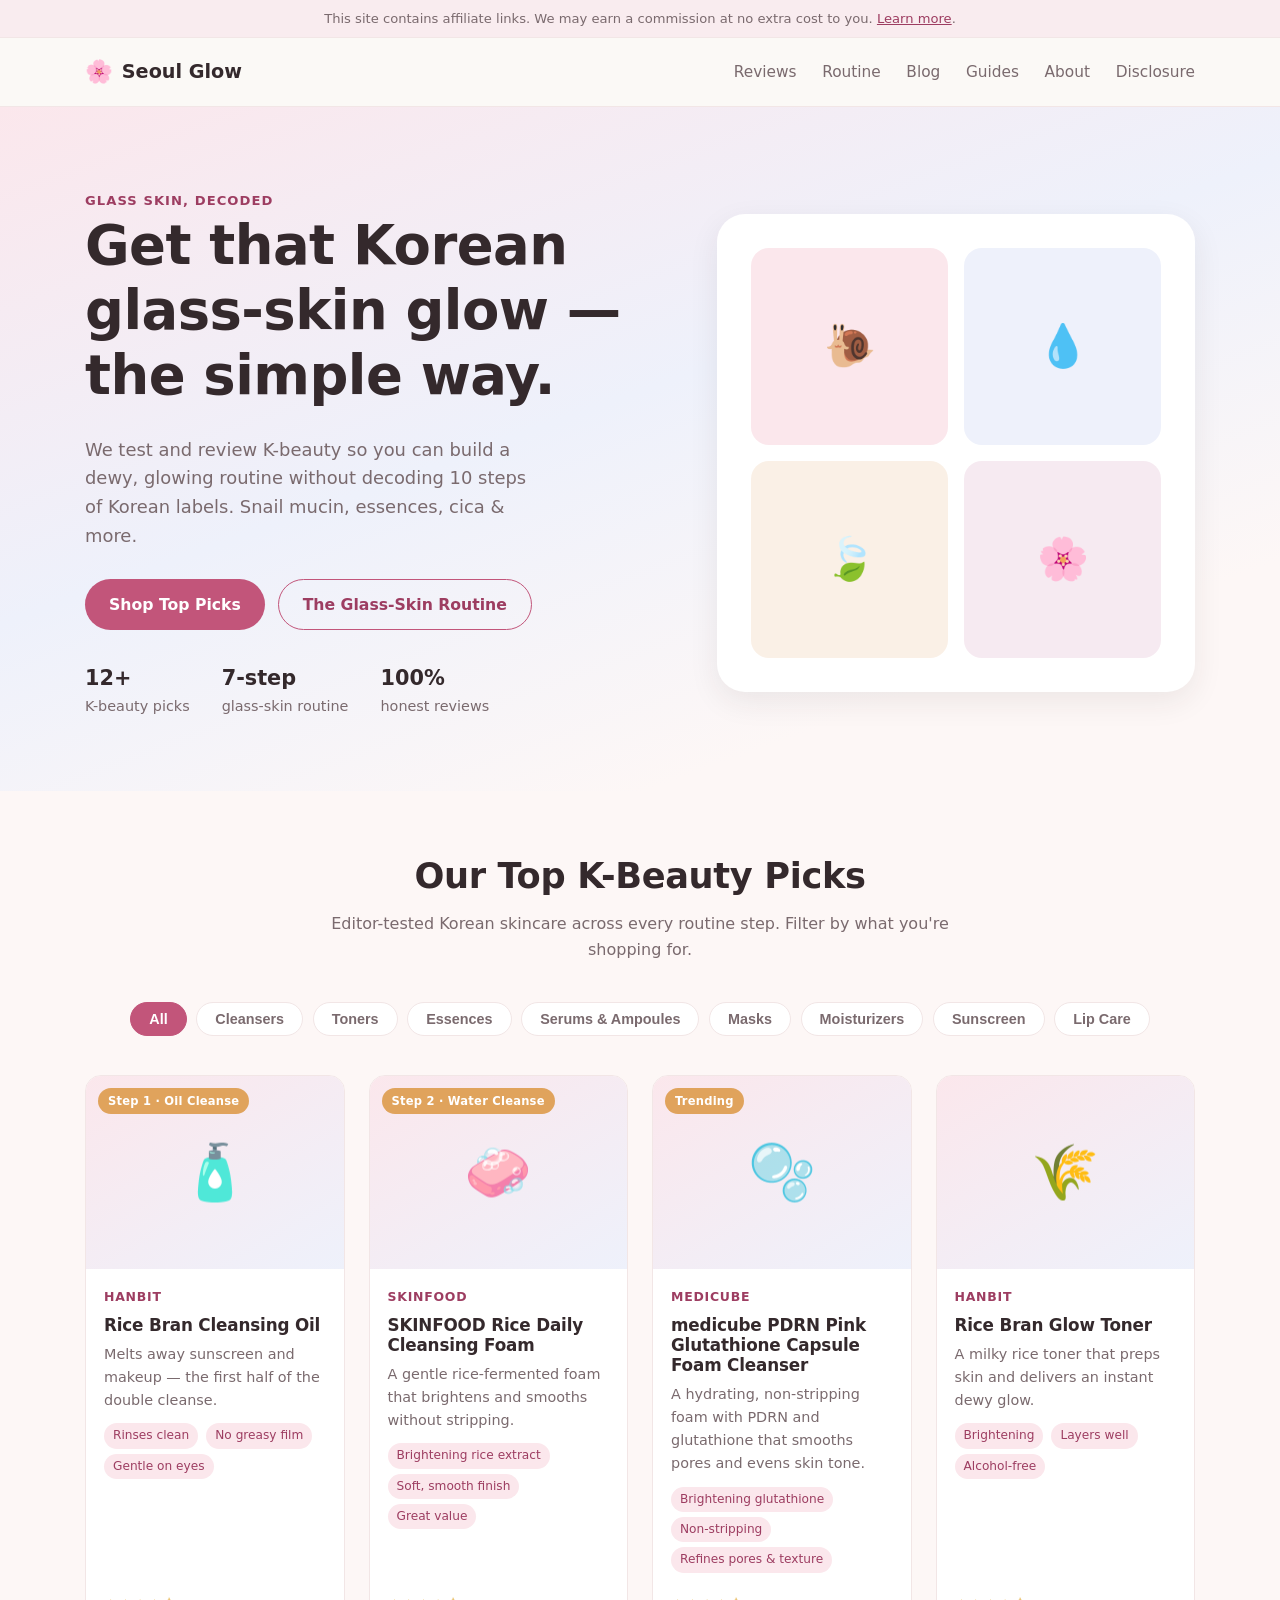
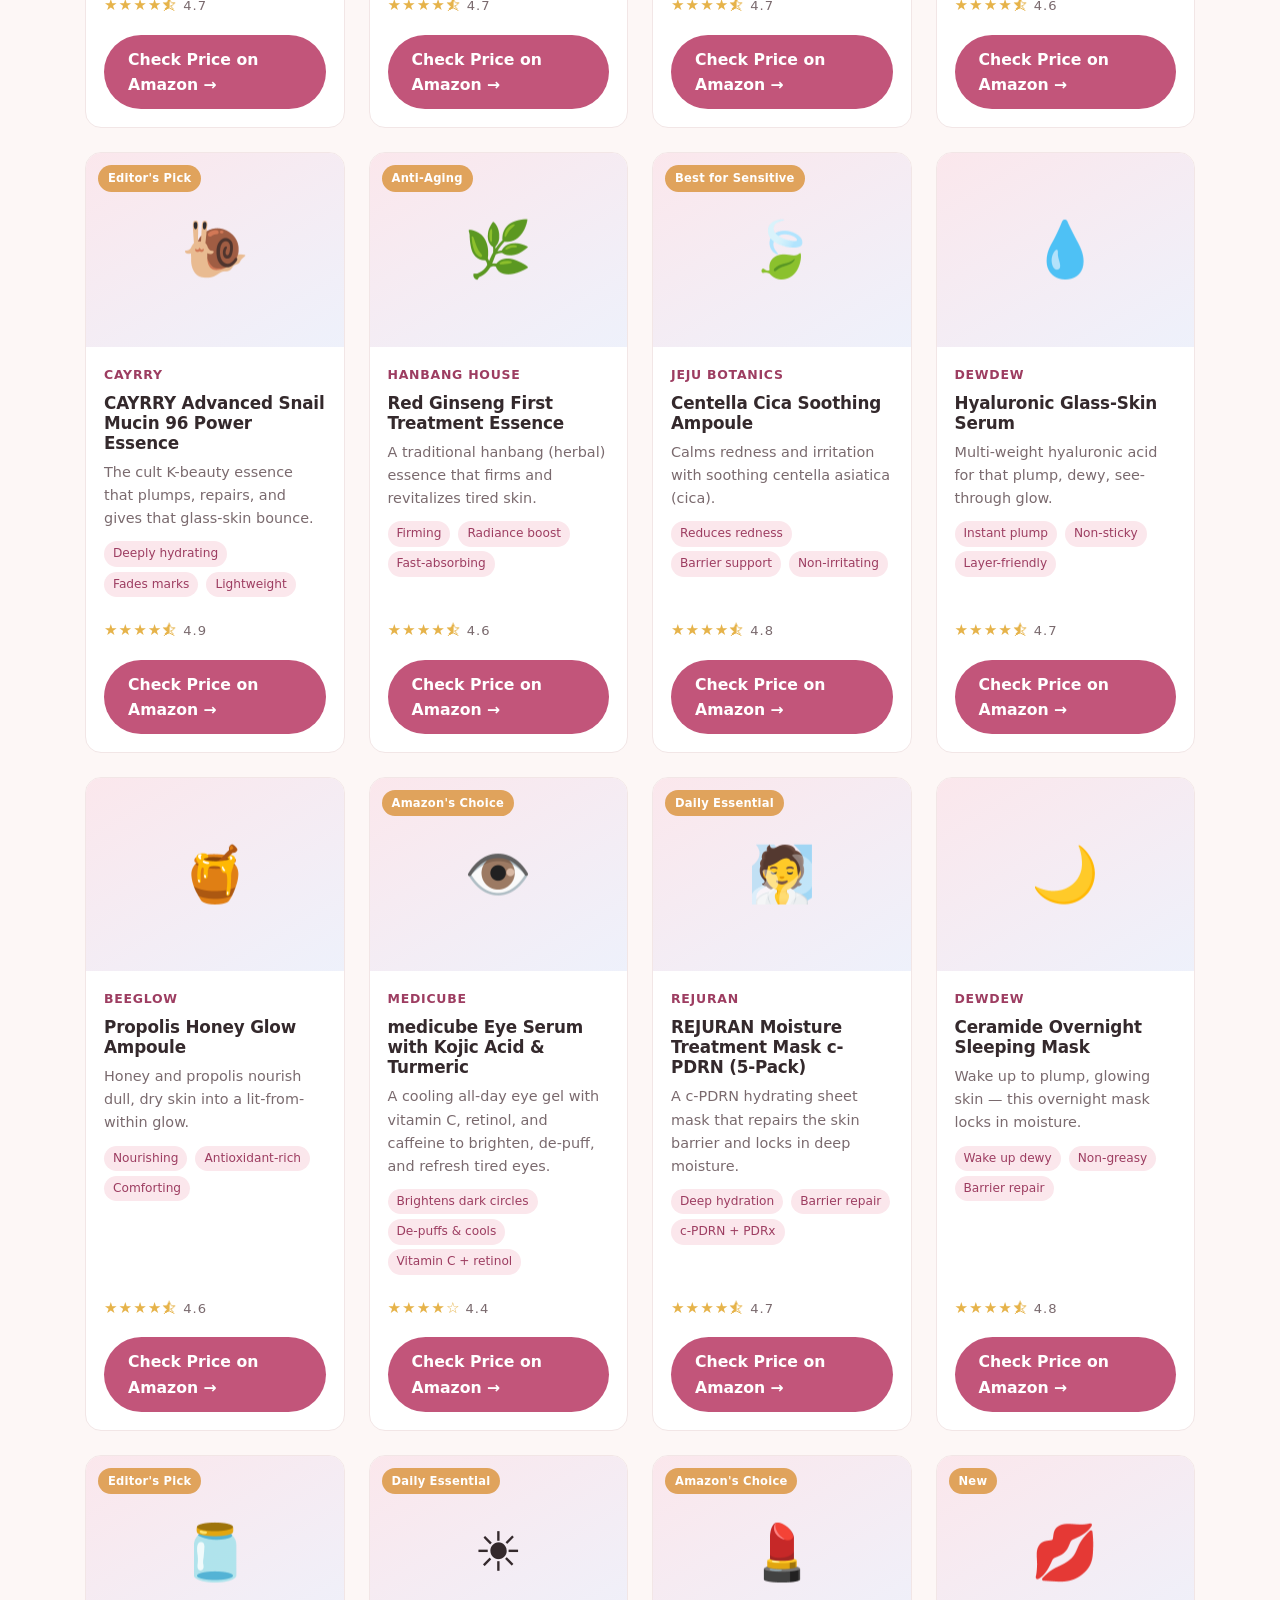
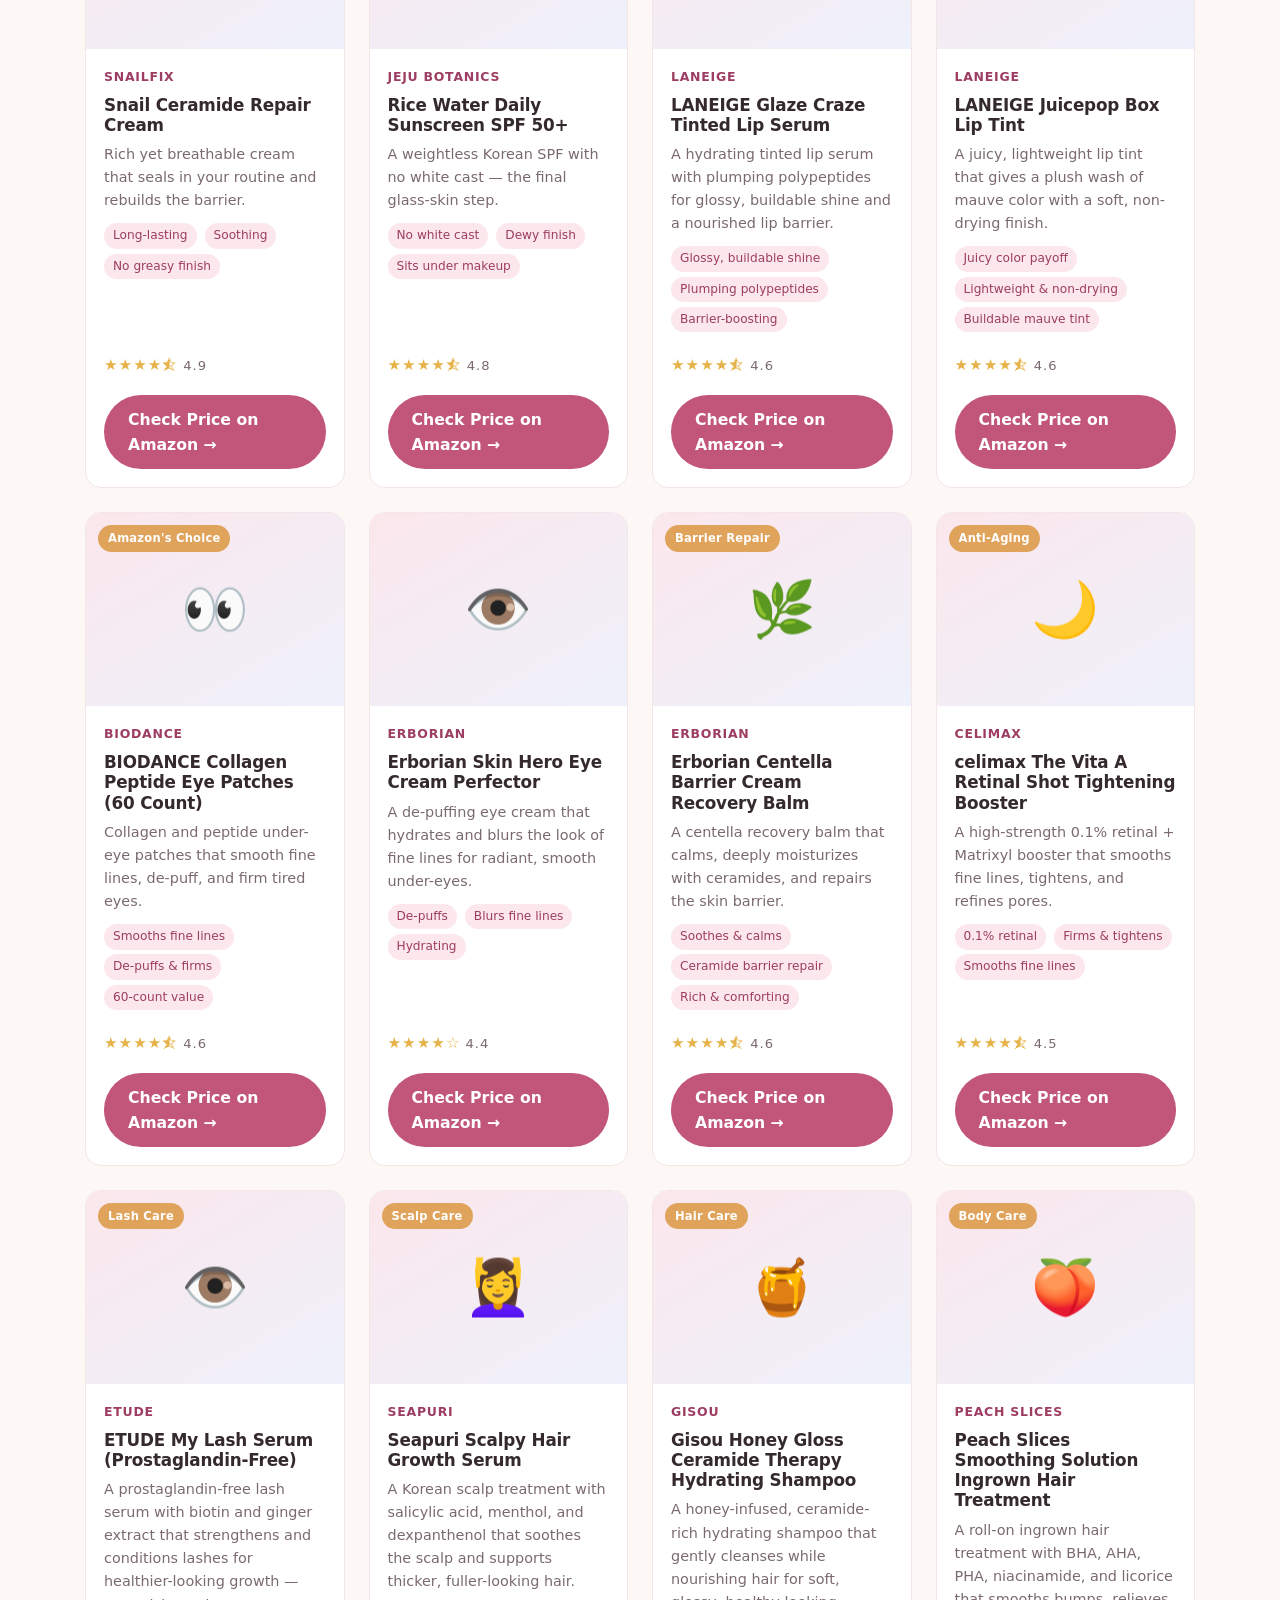
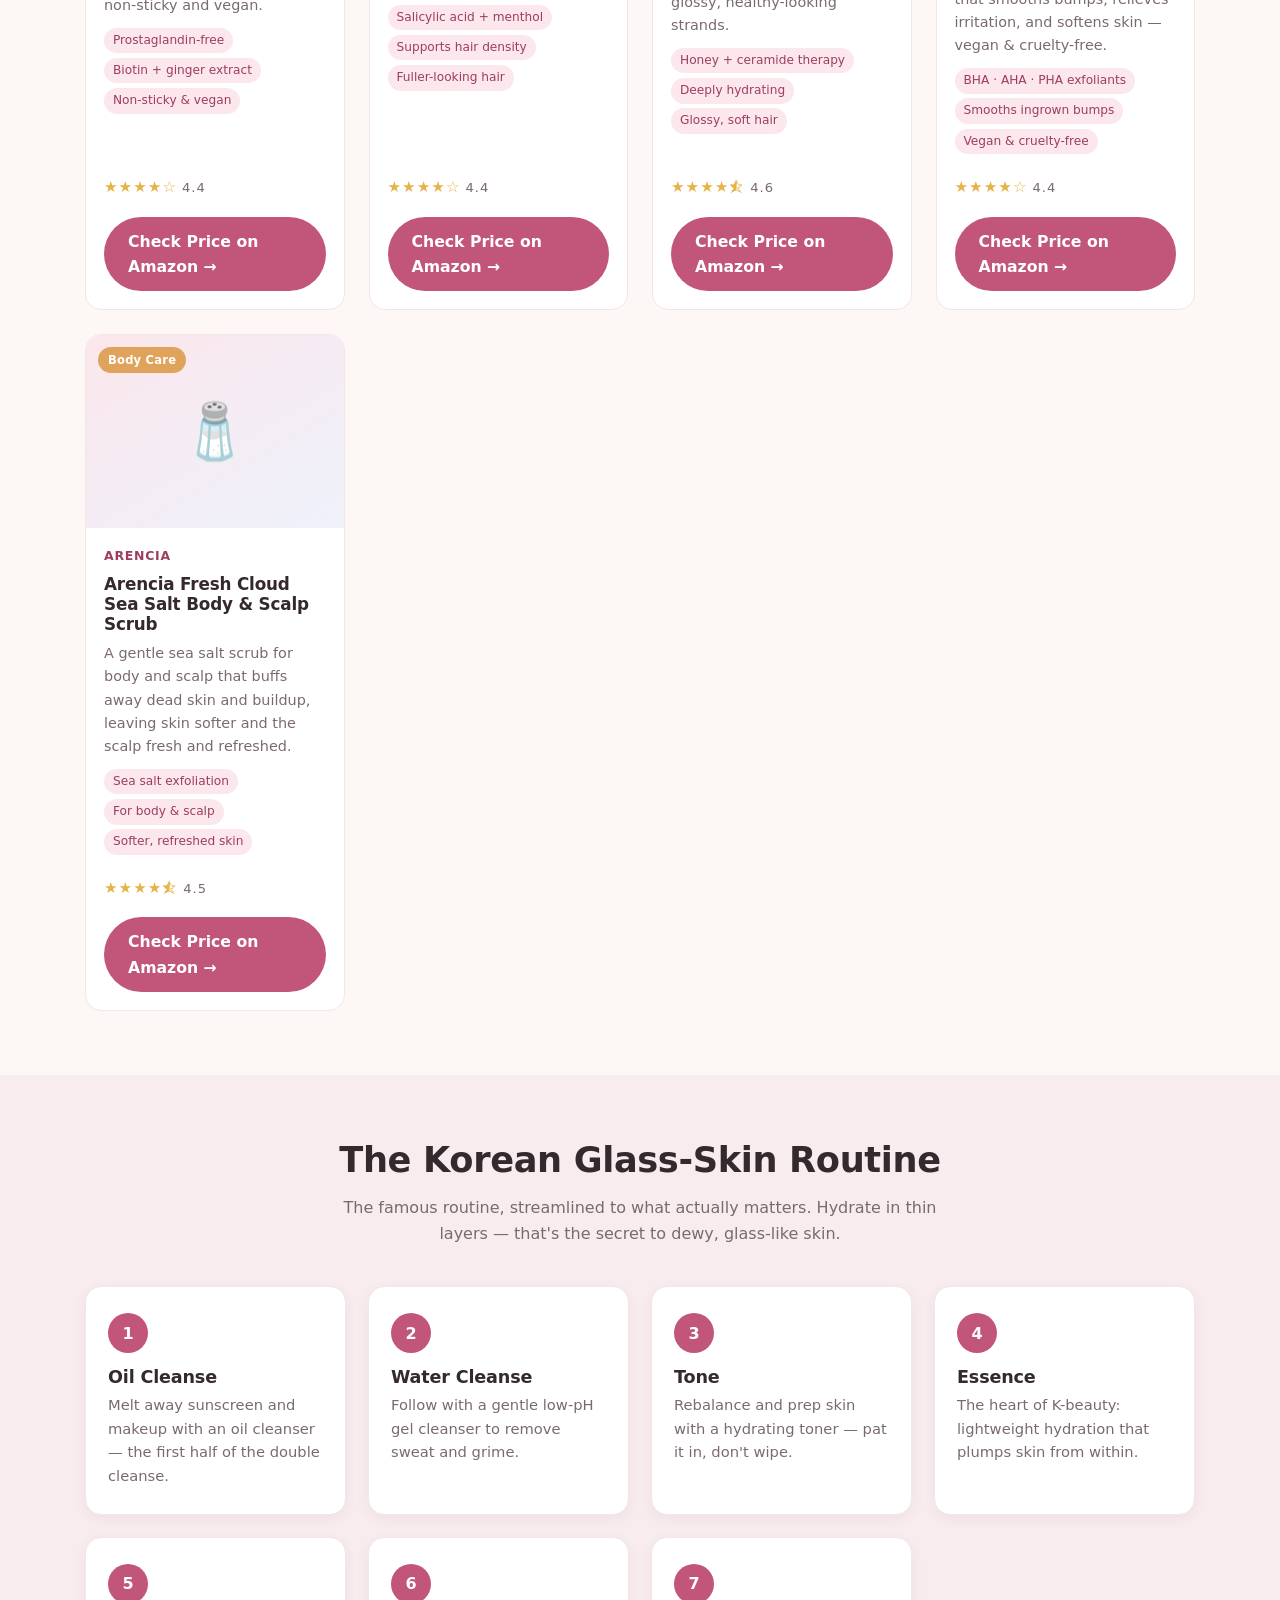
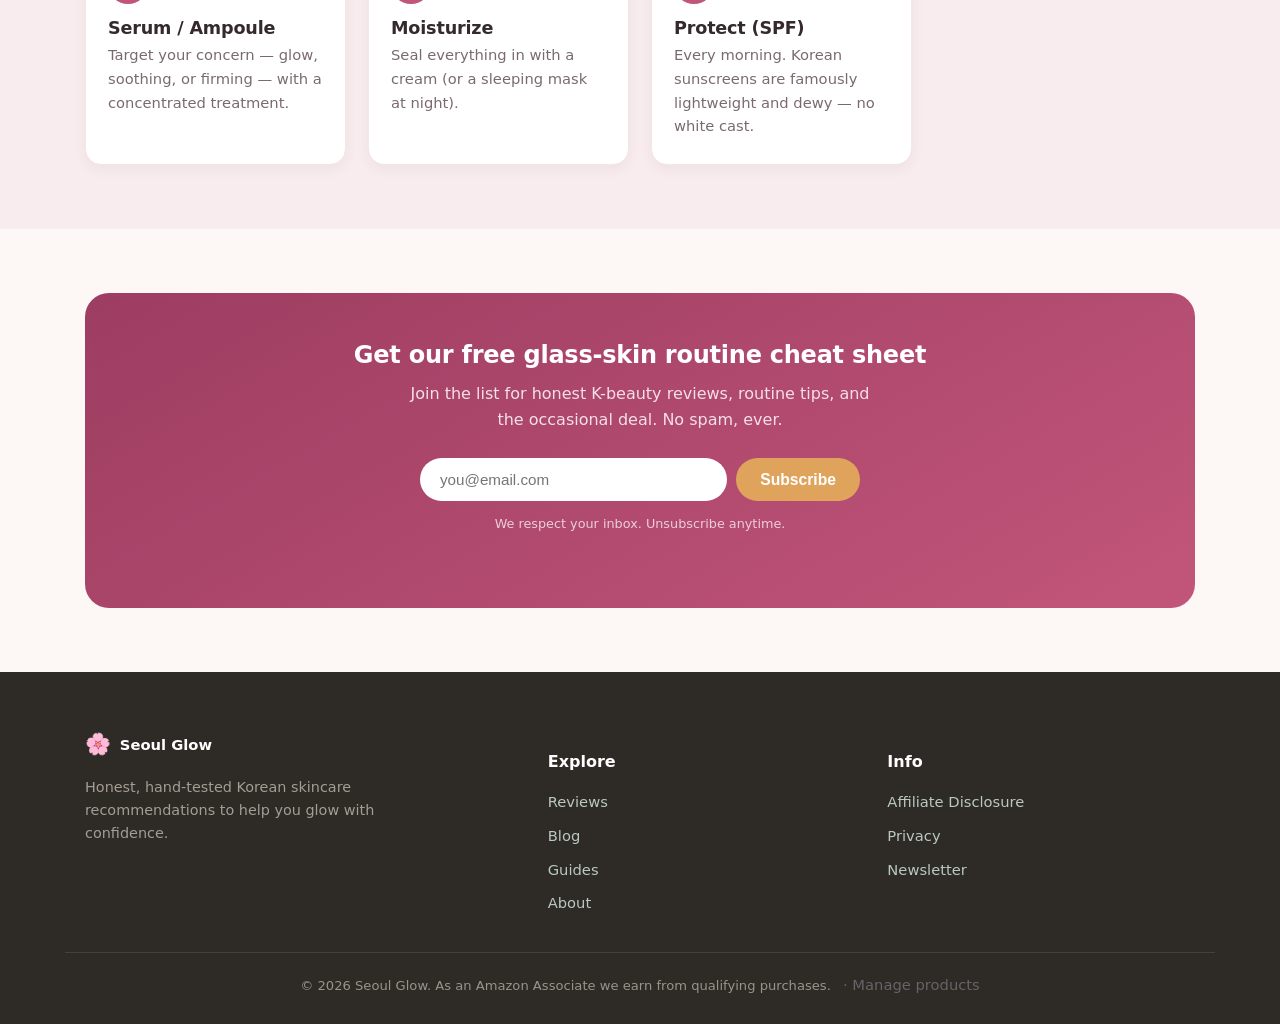
<file: index.html>
<!DOCTYPE html>
<html lang="en">
<head>
  <meta charset="UTF-8" />
  <meta name="viewport" content="width=device-width, initial-scale=1.0" />
  <title>Seoul Glow — Korean Skincare Reviews & Glass-Skin Routines</title>
  <meta name="description" content="Honest Korean skincare (K-beauty) reviews and glass-skin routines. Find the best snail mucin, essences, cica, and Korean sunscreen for your skin type." />

  <!-- Open Graph (social sharing) -->
  <meta property="og:title" content="Seoul Glow — Korean Skincare Reviews & Glass-Skin Routines" />
  <meta property="og:description" content="Honest K-beauty picks for that dewy, glass-skin glow." />
  <meta property="og:type" content="website" />

  <link rel="stylesheet" href="css/style.css" />
</head>
<body>

  <!-- FTC affiliate disclosure (required, keep visible) -->
  <div class="disclosure-strip">
    This site contains affiliate links. We may earn a commission at no extra cost to you.
    <a href="disclosure.html">Learn more</a>.
  </div>

  <!-- Header -->
  <header class="site-header">
    <div class="container nav">
      <a href="index.html" class="brand"><span class="leaf">🌸</span> Seoul Glow</a>
      <ul class="nav-links">
        <li><a href="#products">Reviews</a></li>
        <li><a href="#routine">Routine</a></li>
        <li><a href="blog.html">Blog</a></li>
        <li><a href="guides.html">Guides</a></li>
        <li><a href="about.html">About</a></li>
        <li><a href="disclosure.html">Disclosure</a></li>
      </ul>
      <button class="nav-toggle" aria-label="Toggle menu">☰</button>
    </div>
  </header>

  <!-- Hero -->
  <section class="hero">
    <div class="container hero-grid">
      <div class="hero-copy">
        <span class="eyebrow">Glass skin, decoded</span>
        <h1>Get that Korean glass-skin glow — the simple way.</h1>
        <p class="lead">
          We test and review K-beauty so you can build a dewy, glowing routine without
          decoding 10 steps of Korean labels. Snail mucin, essences, cica &amp; more.
        </p>
        <div class="hero-cta">
          <a href="#products" class="btn">Shop Top Picks</a>
          <a href="#routine" class="btn btn--ghost">The Glass-Skin Routine</a>
        </div>
        <div class="trust-row">
          <div><strong>12+</strong> K-beauty picks</div>
          <div><strong>7-step</strong> glass-skin routine</div>
          <div><strong>100%</strong> honest reviews</div>
        </div>
      </div>
      <div class="hero-visual" aria-hidden="true">
        <div class="tile">🐌</div>
        <div class="tile">💧</div>
        <div class="tile">🍃</div>
        <div class="tile">🌸</div>
      </div>
    </div>
  </section>

  <!-- Products -->
  <section id="products">
    <div class="container">
      <h2 class="section-title">Our Top K-Beauty Picks</h2>
      <p class="section-sub">
        Editor-tested Korean skincare across every routine step. Filter by what you're shopping for.
      </p>

      <div class="filters">
        <button class="filter-pill active" data-filter="all">All</button>
        <button class="filter-pill" data-filter="cleanser">Cleansers</button>
        <button class="filter-pill" data-filter="toner">Toners</button>
        <button class="filter-pill" data-filter="essence">Essences</button>
        <button class="filter-pill" data-filter="serum">Serums &amp; Ampoules</button>
        <button class="filter-pill" data-filter="mask">Masks</button>
        <button class="filter-pill" data-filter="moisturizer">Moisturizers</button>
        <button class="filter-pill" data-filter="sunscreen">Sunscreen</button>
        <button class="filter-pill" data-filter="lip">Lip Care</button>
      </div>

      <div class="product-grid" id="product-grid">
        <!-- Cards injected by js/main.js -->
      </div>
    </div>
  </section>

  <!-- Routine -->
  <section id="routine" style="background:#f9ecef;">
    <div class="container">
      <h2 class="section-title">The Korean Glass-Skin Routine</h2>
      <p class="section-sub">
        The famous routine, streamlined to what actually matters. Hydrate in thin layers —
        that's the secret to dewy, glass-like skin.
      </p>
      <div class="steps">
        <div class="step">
          <div class="num">1</div>
          <h3>Oil Cleanse</h3>
          <p>Melt away sunscreen and makeup with an oil cleanser — the first half of the double cleanse.</p>
        </div>
        <div class="step">
          <div class="num">2</div>
          <h3>Water Cleanse</h3>
          <p>Follow with a gentle low-pH gel cleanser to remove sweat and grime.</p>
        </div>
        <div class="step">
          <div class="num">3</div>
          <h3>Tone</h3>
          <p>Rebalance and prep skin with a hydrating toner — pat it in, don't wipe.</p>
        </div>
        <div class="step">
          <div class="num">4</div>
          <h3>Essence</h3>
          <p>The heart of K-beauty: lightweight hydration that plumps skin from within.</p>
        </div>
        <div class="step">
          <div class="num">5</div>
          <h3>Serum / Ampoule</h3>
          <p>Target your concern — glow, soothing, or firming — with a concentrated treatment.</p>
        </div>
        <div class="step">
          <div class="num">6</div>
          <h3>Moisturize</h3>
          <p>Seal everything in with a cream (or a sleeping mask at night).</p>
        </div>
        <div class="step">
          <div class="num">7</div>
          <h3>Protect (SPF)</h3>
          <p>Every morning. Korean sunscreens are famously lightweight and dewy — no white cast.</p>
        </div>
      </div>
    </div>
  </section>

  <!-- Newsletter -->
  <section id="newsletter">
    <div class="container">
      <div class="newsletter">
        <h2>Get our free glass-skin routine cheat sheet</h2>
        <p>Join the list for honest K-beauty reviews, routine tips, and the occasional deal. No spam, ever.</p>
        <form id="newsletter-form">
          <input type="email" placeholder="you@email.com" required aria-label="Email address" />
          <button type="submit" class="btn">Subscribe</button>
        </form>
        <p class="form-note">We respect your inbox. Unsubscribe anytime.</p>
      </div>
    </div>
  </section>

  <!-- Footer -->
  <footer class="site-footer">
    <div class="container footer-grid">
      <div class="footer-brand">
        <a href="index.html" class="brand" style="color:#fff;"><span class="leaf">🌸</span> Seoul Glow</a>
        <p>Honest, hand-tested Korean skincare recommendations to help you glow with confidence.</p>
      </div>
      <div>
        <h4>Explore</h4>
        <ul class="footer-links">
          <li><a href="#products">Reviews</a></li>
          <li><a href="blog.html">Blog</a></li>
          <li><a href="guides.html">Guides</a></li>
          <li><a href="about.html">About</a></li>
        </ul>
      </div>
      <div>
        <h4>Info</h4>
        <ul class="footer-links">
          <li><a href="disclosure.html">Affiliate Disclosure</a></li>
          <li><a href="disclosure.html#privacy">Privacy</a></li>
          <li><a href="#newsletter">Newsletter</a></li>
        </ul>
      </div>
    </div>
    <div class="container footer-bottom">
      &copy; <span id="year">2026</span> Seoul Glow. As an Amazon Associate we earn from qualifying purchases.
      <a href="product-builder.html" style="color:#6b6169; margin-left:.5rem;">· Manage products</a>
    </div>
  </footer>

  <script src="data/products.js"></script>
  <script src="js/main.js"></script>
</body>
</html>
</file>
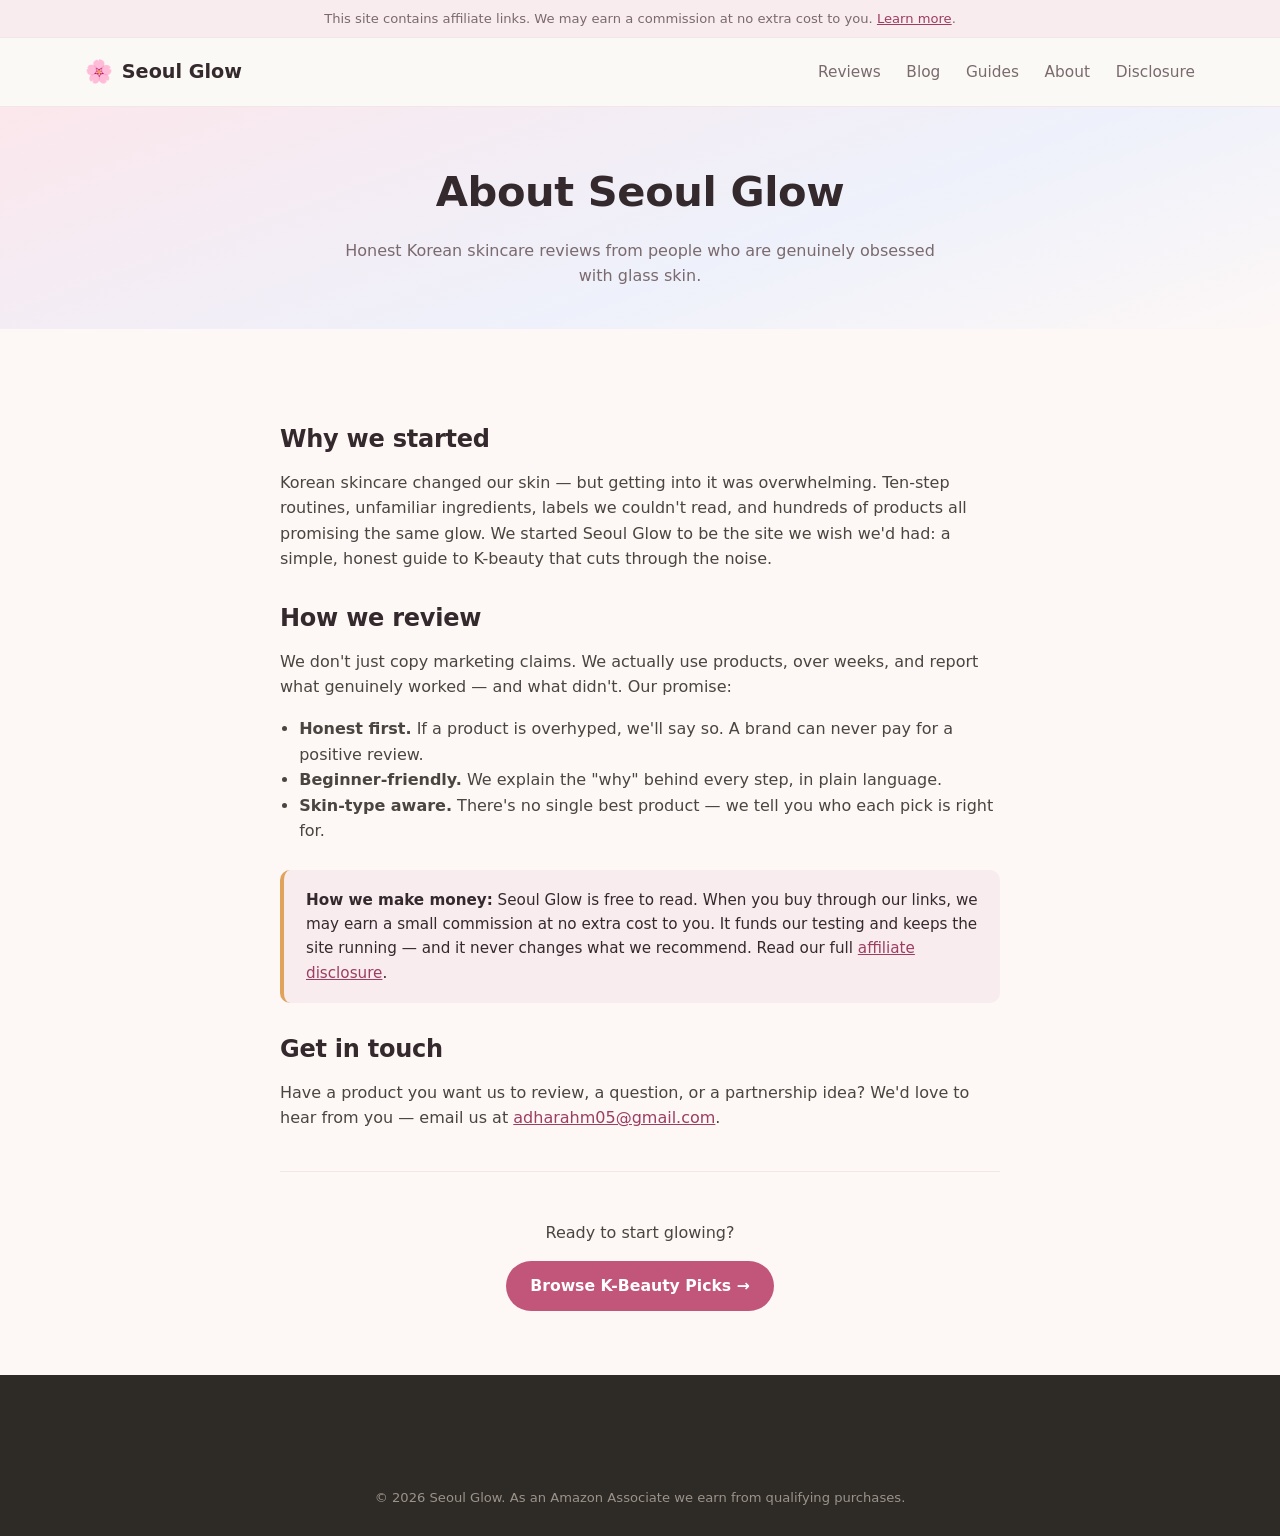
<file: about.html>
<!DOCTYPE html>
<html lang="en">
<head>
  <meta charset="UTF-8" />
  <meta name="viewport" content="width=device-width, initial-scale=1.0" />
  <title>About Seoul Glow — Honest Korean Skincare Reviews</title>
  <meta name="description" content="Who we are and why we started Seoul Glow: honest, hands-on Korean skincare reviews to help you build a simple glass-skin routine." />
  <link rel="stylesheet" href="css/style.css" />
</head>
<body>
  <div class="disclosure-strip">
    This site contains affiliate links. We may earn a commission at no extra cost to you.
    <a href="disclosure.html">Learn more</a>.
  </div>

  <header class="site-header">
    <div class="container nav">
      <a href="index.html" class="brand"><span class="leaf">🌸</span> Seoul Glow</a>
      <ul class="nav-links">
        <li><a href="index.html#products">Reviews</a></li>
        <li><a href="blog.html">Blog</a></li>
        <li><a href="guides.html">Guides</a></li>
        <li><a href="about.html">About</a></li>
        <li><a href="disclosure.html">Disclosure</a></li>
      </ul>
      <button class="nav-toggle" aria-label="Toggle menu">☰</button>
    </div>
  </header>

  <div class="page-head">
    <div class="container">
      <h1>About Seoul Glow</h1>
      <p>Honest Korean skincare reviews from people who are genuinely obsessed with glass skin.</p>
    </div>
  </div>

  <section>
    <div class="container prose">
      <h2>Why we started</h2>
      <p>
        Korean skincare changed our skin — but getting into it was overwhelming. Ten-step
        routines, unfamiliar ingredients, labels we couldn't read, and hundreds of products all
        promising the same glow. We started Seoul Glow to be the site we wish we'd had: a simple,
        honest guide to K-beauty that cuts through the noise.
      </p>

      <h2>How we review</h2>
      <p>
        We don't just copy marketing claims. We actually use products, over weeks, and report
        what genuinely worked — and what didn't. Our promise:
      </p>
      <ul>
        <li><strong>Honest first.</strong> If a product is overhyped, we'll say so. A brand can never pay for a positive review.</li>
        <li><strong>Beginner-friendly.</strong> We explain the "why" behind every step, in plain language.</li>
        <li><strong>Skin-type aware.</strong> There's no single best product — we tell you who each pick is right for.</li>
      </ul>

      <div class="callout">
        <strong>How we make money:</strong> Seoul Glow is free to read. When you buy through our
        links, we may earn a small commission at no extra cost to you. It funds our testing and
        keeps the site running — and it never changes what we recommend. Read our full
        <a href="disclosure.html">affiliate disclosure</a>.
      </div>

      <h2>Get in touch</h2>
      <p>
        Have a product you want us to review, a question, or a partnership idea? We'd love to
        hear from you — email us at
        <a href="mailto:adharahm05@gmail.com">adharahm05@gmail.com</a>.
      </p>

      <div class="article-footer-cta">
        <p>Ready to start glowing?</p>
        <a class="btn" href="index.html#products">Browse K-Beauty Picks →</a>
      </div>
    </div>
  </section>

  <footer class="site-footer">
    <div class="container footer-bottom" style="border:0;">
      &copy; <span id="year">2026</span> Seoul Glow. As an Amazon Associate we earn from qualifying purchases.
    </div>
  </footer>

  <script src="js/main.js"></script>
</body>
</html>
</file>
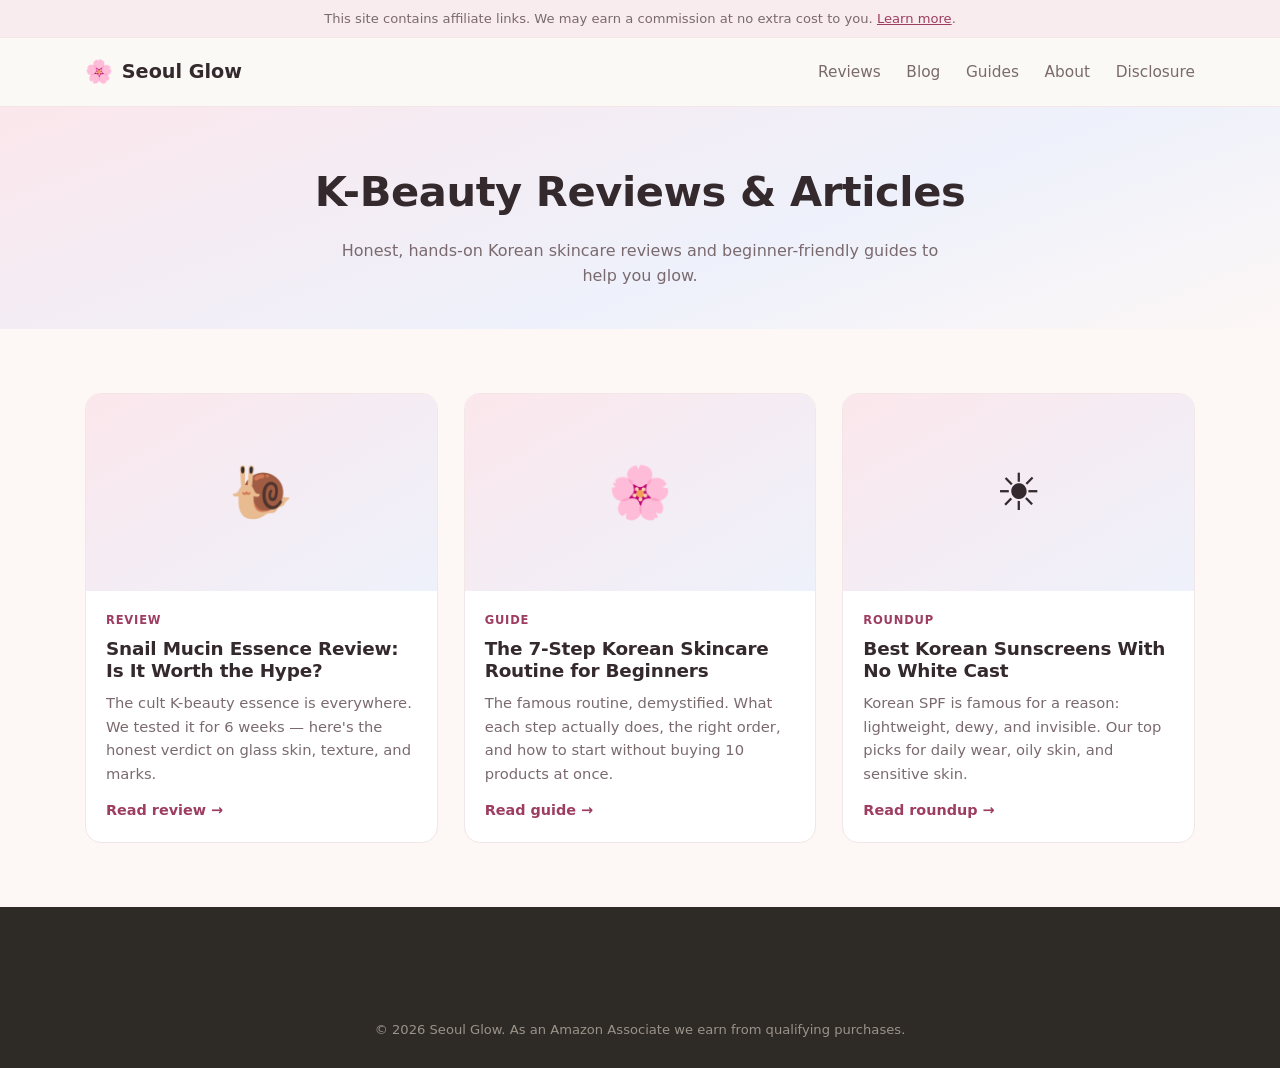
<file: blog.html>
<!DOCTYPE html>
<html lang="en">
<head>
  <meta charset="UTF-8" />
  <meta name="viewport" content="width=device-width, initial-scale=1.0" />
  <title>K-Beauty Reviews & Articles — Seoul Glow</title>
  <meta name="description" content="Honest Korean skincare reviews and beginner guides: snail mucin essence, the 7-step routine, and the best Korean sunscreens with no white cast." />
  <link rel="stylesheet" href="css/style.css" />
</head>
<body>
  <div class="disclosure-strip">
    This site contains affiliate links. We may earn a commission at no extra cost to you.
    <a href="disclosure.html">Learn more</a>.
  </div>

  <header class="site-header">
    <div class="container nav">
      <a href="index.html" class="brand"><span class="leaf">🌸</span> Seoul Glow</a>
      <ul class="nav-links">
        <li><a href="index.html#products">Reviews</a></li>
        <li><a href="blog.html">Blog</a></li>
        <li><a href="guides.html">Guides</a></li>
        <li><a href="about.html">About</a></li>
        <li><a href="disclosure.html">Disclosure</a></li>
      </ul>
      <button class="nav-toggle" aria-label="Toggle menu">☰</button>
    </div>
  </header>

  <div class="page-head">
    <div class="container">
      <h1>K-Beauty Reviews &amp; Articles</h1>
      <p>Honest, hands-on Korean skincare reviews and beginner-friendly guides to help you glow.</p>
    </div>
  </div>

  <section>
    <div class="container">
      <div class="post-grid">

        <a class="post-card" href="articles/snail-mucin-essence-review.html">
          <div class="post-card-media">🐌</div>
          <div class="post-card-body">
            <span class="post-cat">Review</span>
            <h3>Snail Mucin Essence Review: Is It Worth the Hype?</h3>
            <p>The cult K-beauty essence is everywhere. We tested it for 6 weeks — here's the honest verdict on glass skin, texture, and marks.</p>
            <span class="readmore">Read review →</span>
          </div>
        </a>

        <a class="post-card" href="articles/korean-skincare-routine-beginners.html">
          <div class="post-card-media">🌸</div>
          <div class="post-card-body">
            <span class="post-cat">Guide</span>
            <h3>The 7-Step Korean Skincare Routine for Beginners</h3>
            <p>The famous routine, demystified. What each step actually does, the right order, and how to start without buying 10 products at once.</p>
            <span class="readmore">Read guide →</span>
          </div>
        </a>

        <a class="post-card" href="articles/best-korean-sunscreens.html">
          <div class="post-card-media">☀️</div>
          <div class="post-card-body">
            <span class="post-cat">Roundup</span>
            <h3>Best Korean Sunscreens With No White Cast</h3>
            <p>Korean SPF is famous for a reason: lightweight, dewy, and invisible. Our top picks for daily wear, oily skin, and sensitive skin.</p>
            <span class="readmore">Read roundup →</span>
          </div>
        </a>

      </div>
    </div>
  </section>

  <footer class="site-footer">
    <div class="container footer-bottom" style="border:0;">
      &copy; <span id="year">2026</span> Seoul Glow. As an Amazon Associate we earn from qualifying purchases.
    </div>
  </footer>

  <script src="js/main.js"></script>
</body>
</html>
</file>
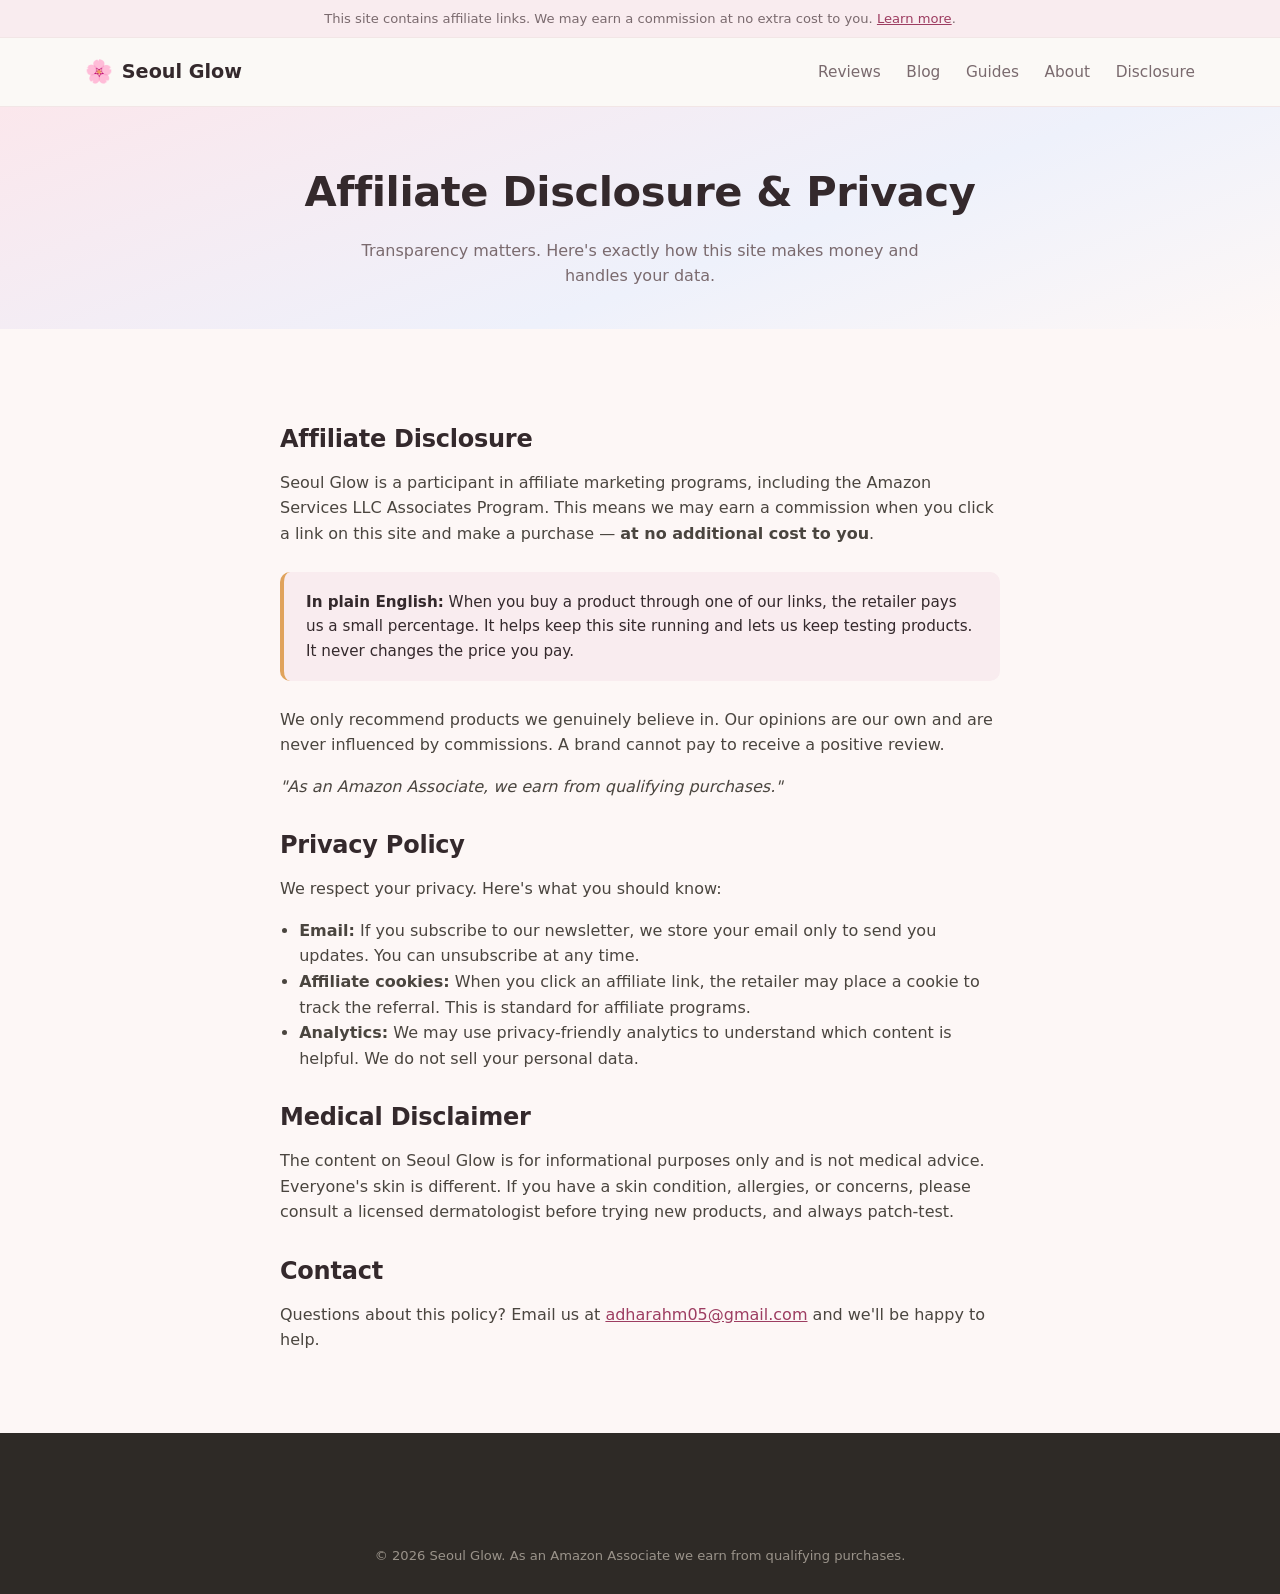
<file: disclosure.html>
<!DOCTYPE html>
<html lang="en">
<head>
  <meta charset="UTF-8" />
  <meta name="viewport" content="width=device-width, initial-scale=1.0" />
  <title>Affiliate Disclosure & Privacy — Seoul Glow</title>
  <meta name="description" content="How Seoul Glow uses affiliate links and handles your privacy." />
  <link rel="stylesheet" href="css/style.css" />
</head>
<body>
  <div class="disclosure-strip">
    This site contains affiliate links. We may earn a commission at no extra cost to you.
    <a href="disclosure.html">Learn more</a>.
  </div>

  <header class="site-header">
    <div class="container nav">
      <a href="index.html" class="brand"><span class="leaf">🌸</span> Seoul Glow</a>
      <ul class="nav-links">
        <li><a href="index.html#products">Reviews</a></li>
        <li><a href="blog.html">Blog</a></li>
        <li><a href="guides.html">Guides</a></li>
        <li><a href="about.html">About</a></li>
        <li><a href="disclosure.html">Disclosure</a></li>
      </ul>
      <button class="nav-toggle" aria-label="Toggle menu">☰</button>
    </div>
  </header>

  <div class="page-head">
    <div class="container">
      <h1>Affiliate Disclosure &amp; Privacy</h1>
      <p>Transparency matters. Here's exactly how this site makes money and handles your data.</p>
    </div>
  </div>

  <section>
    <div class="container prose">
      <h2>Affiliate Disclosure</h2>
      <p>
        Seoul Glow is a participant in affiliate marketing programs, including the
        Amazon Services LLC Associates Program. This means we may earn a commission when
        you click a link on this site and make a purchase — <strong>at no additional cost
        to you</strong>.
      </p>
      <div class="callout">
        <strong>In plain English:</strong> When you buy a product through one of our links,
        the retailer pays us a small percentage. It helps keep this site running and lets
        us keep testing products. It never changes the price you pay.
      </div>
      <p>
        We only recommend products we genuinely believe in. Our opinions are our own and
        are never influenced by commissions. A brand cannot pay to receive a positive
        review.
      </p>
      <p><em>"As an Amazon Associate, we earn from qualifying purchases."</em></p>

      <h2 id="privacy">Privacy Policy</h2>
      <p>
        We respect your privacy. Here's what you should know:
      </p>
      <ul>
        <li><strong>Email:</strong> If you subscribe to our newsletter, we store your email
          only to send you updates. You can unsubscribe at any time.</li>
        <li><strong>Affiliate cookies:</strong> When you click an affiliate link, the retailer
          may place a cookie to track the referral. This is standard for affiliate programs.</li>
        <li><strong>Analytics:</strong> We may use privacy-friendly analytics to understand
          which content is helpful. We do not sell your personal data.</li>
      </ul>

      <h2>Medical Disclaimer</h2>
      <p>
        The content on Seoul Glow is for informational purposes only and is not medical
        advice. Everyone's skin is different. If you have a skin condition, allergies, or
        concerns, please consult a licensed dermatologist before trying new products, and
        always patch-test.
      </p>

      <h2>Contact</h2>
      <p>
        Questions about this policy? Email us at
        <a href="mailto:adharahm05@gmail.com">adharahm05@gmail.com</a>
        and we'll be happy to help.
      </p>
    </div>
  </section>

  <footer class="site-footer">
    <div class="container footer-bottom" style="border:0;">
      &copy; <span id="year">2026</span> Seoul Glow. As an Amazon Associate we earn from qualifying purchases.
    </div>
  </footer>

  <script src="js/main.js"></script>
</body>
</html>
</file>
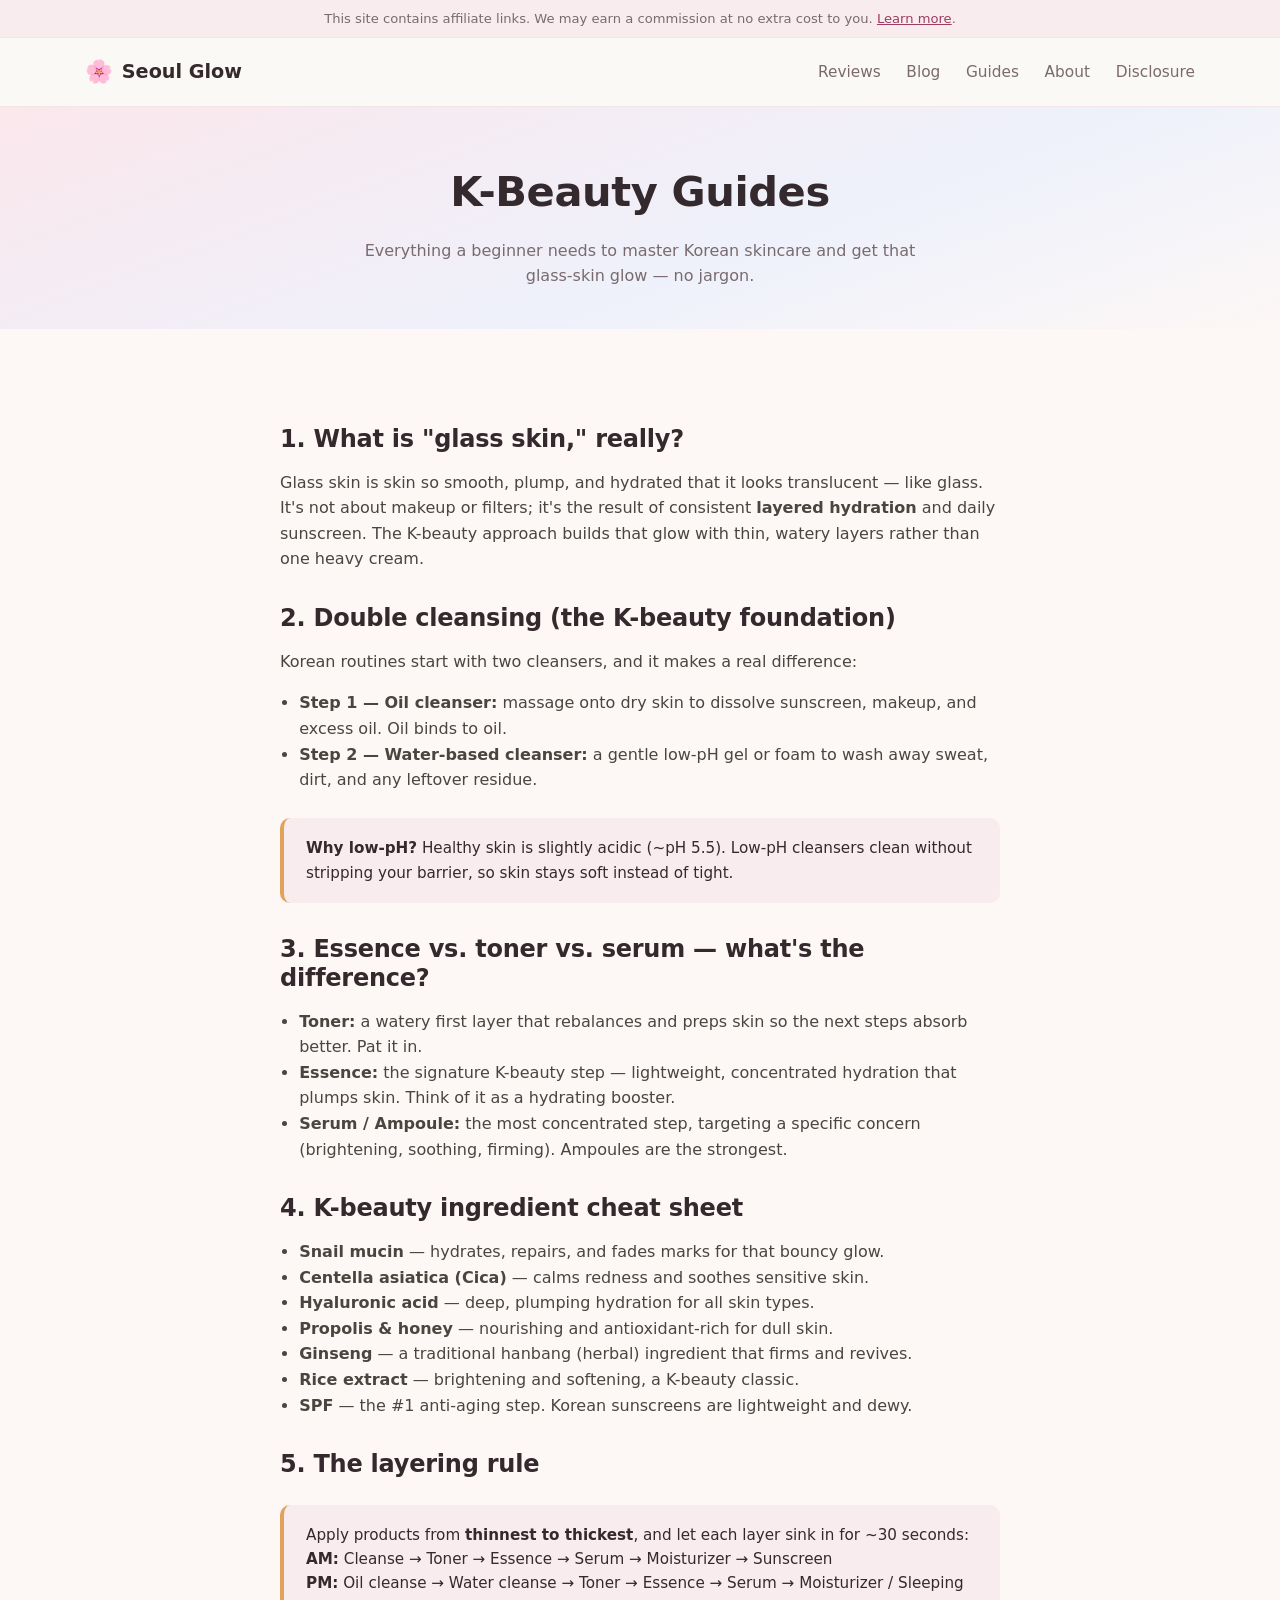
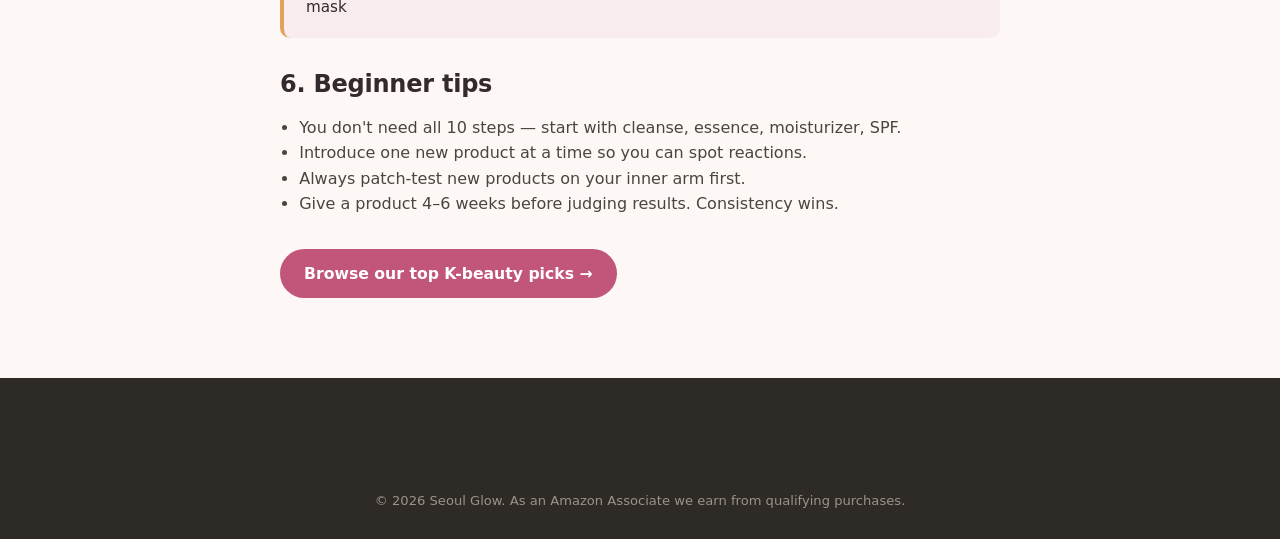
<file: guides.html>
<!DOCTYPE html>
<html lang="en">
<head>
  <meta charset="UTF-8" />
  <meta name="viewport" content="width=device-width, initial-scale=1.0" />
  <title>K-Beauty Guides — Seoul Glow</title>
  <meta name="description" content="Beginner-friendly Korean skincare guides: the glass-skin routine explained, double cleansing, essence vs serum, and K-beauty ingredient basics." />
  <link rel="stylesheet" href="css/style.css" />
</head>
<body>
  <div class="disclosure-strip">
    This site contains affiliate links. We may earn a commission at no extra cost to you.
    <a href="disclosure.html">Learn more</a>.
  </div>

  <header class="site-header">
    <div class="container nav">
      <a href="index.html" class="brand"><span class="leaf">🌸</span> Seoul Glow</a>
      <ul class="nav-links">
        <li><a href="index.html#products">Reviews</a></li>
        <li><a href="blog.html">Blog</a></li>
        <li><a href="guides.html">Guides</a></li>
        <li><a href="about.html">About</a></li>
        <li><a href="disclosure.html">Disclosure</a></li>
      </ul>
      <button class="nav-toggle" aria-label="Toggle menu">☰</button>
    </div>
  </header>

  <div class="page-head">
    <div class="container">
      <h1>K-Beauty Guides</h1>
      <p>Everything a beginner needs to master Korean skincare and get that glass-skin glow — no jargon.</p>
    </div>
  </div>

  <section>
    <div class="container prose">
      <h2>1. What is "glass skin," really?</h2>
      <p>
        Glass skin is skin so smooth, plump, and hydrated that it looks translucent — like
        glass. It's not about makeup or filters; it's the result of consistent <strong>layered
        hydration</strong> and daily sunscreen. The K-beauty approach builds that glow with
        thin, watery layers rather than one heavy cream.
      </p>

      <h2>2. Double cleansing (the K-beauty foundation)</h2>
      <p>
        Korean routines start with two cleansers, and it makes a real difference:
      </p>
      <ul>
        <li><strong>Step 1 — Oil cleanser:</strong> massage onto dry skin to dissolve
          sunscreen, makeup, and excess oil. Oil binds to oil.</li>
        <li><strong>Step 2 — Water-based cleanser:</strong> a gentle low-pH gel or foam to
          wash away sweat, dirt, and any leftover residue.</li>
      </ul>
      <div class="callout">
        <strong>Why low-pH?</strong> Healthy skin is slightly acidic (~pH 5.5). Low-pH
        cleansers clean without stripping your barrier, so skin stays soft instead of tight.
      </div>

      <h2>3. Essence vs. toner vs. serum — what's the difference?</h2>
      <ul>
        <li><strong>Toner:</strong> a watery first layer that rebalances and preps skin so
          the next steps absorb better. Pat it in.</li>
        <li><strong>Essence:</strong> the signature K-beauty step — lightweight, concentrated
          hydration that plumps skin. Think of it as a hydrating booster.</li>
        <li><strong>Serum / Ampoule:</strong> the most concentrated step, targeting a specific
          concern (brightening, soothing, firming). Ampoules are the strongest.</li>
      </ul>

      <h2>4. K-beauty ingredient cheat sheet</h2>
      <ul>
        <li><strong>Snail mucin</strong> — hydrates, repairs, and fades marks for that bouncy glow.</li>
        <li><strong>Centella asiatica (Cica)</strong> — calms redness and soothes sensitive skin.</li>
        <li><strong>Hyaluronic acid</strong> — deep, plumping hydration for all skin types.</li>
        <li><strong>Propolis &amp; honey</strong> — nourishing and antioxidant-rich for dull skin.</li>
        <li><strong>Ginseng</strong> — a traditional hanbang (herbal) ingredient that firms and revives.</li>
        <li><strong>Rice extract</strong> — brightening and softening, a K-beauty classic.</li>
        <li><strong>SPF</strong> — the #1 anti-aging step. Korean sunscreens are lightweight and dewy.</li>
      </ul>

      <h2>5. The layering rule</h2>
      <div class="callout">
        Apply products from <strong>thinnest to thickest</strong>, and let each layer sink in
        for ~30 seconds:<br />
        <strong>AM:</strong> Cleanse → Toner → Essence → Serum → Moisturizer → Sunscreen<br />
        <strong>PM:</strong> Oil cleanse → Water cleanse → Toner → Essence → Serum → Moisturizer / Sleeping mask
      </div>

      <h2>6. Beginner tips</h2>
      <ul>
        <li>You don't need all 10 steps — start with cleanse, essence, moisturizer, SPF.</li>
        <li>Introduce one new product at a time so you can spot reactions.</li>
        <li>Always patch-test new products on your inner arm first.</li>
        <li>Give a product 4–6 weeks before judging results. Consistency wins.</li>
      </ul>

      <p style="margin-top:2rem;">
        <a class="btn" href="index.html#products">Browse our top K-beauty picks →</a>
      </p>
    </div>
  </section>

  <footer class="site-footer">
    <div class="container footer-bottom" style="border:0;">
      &copy; <span id="year">2026</span> Seoul Glow. As an Amazon Associate we earn from qualifying purchases.
    </div>
  </footer>

  <script src="js/main.js"></script>
</body>
</html>
</file>
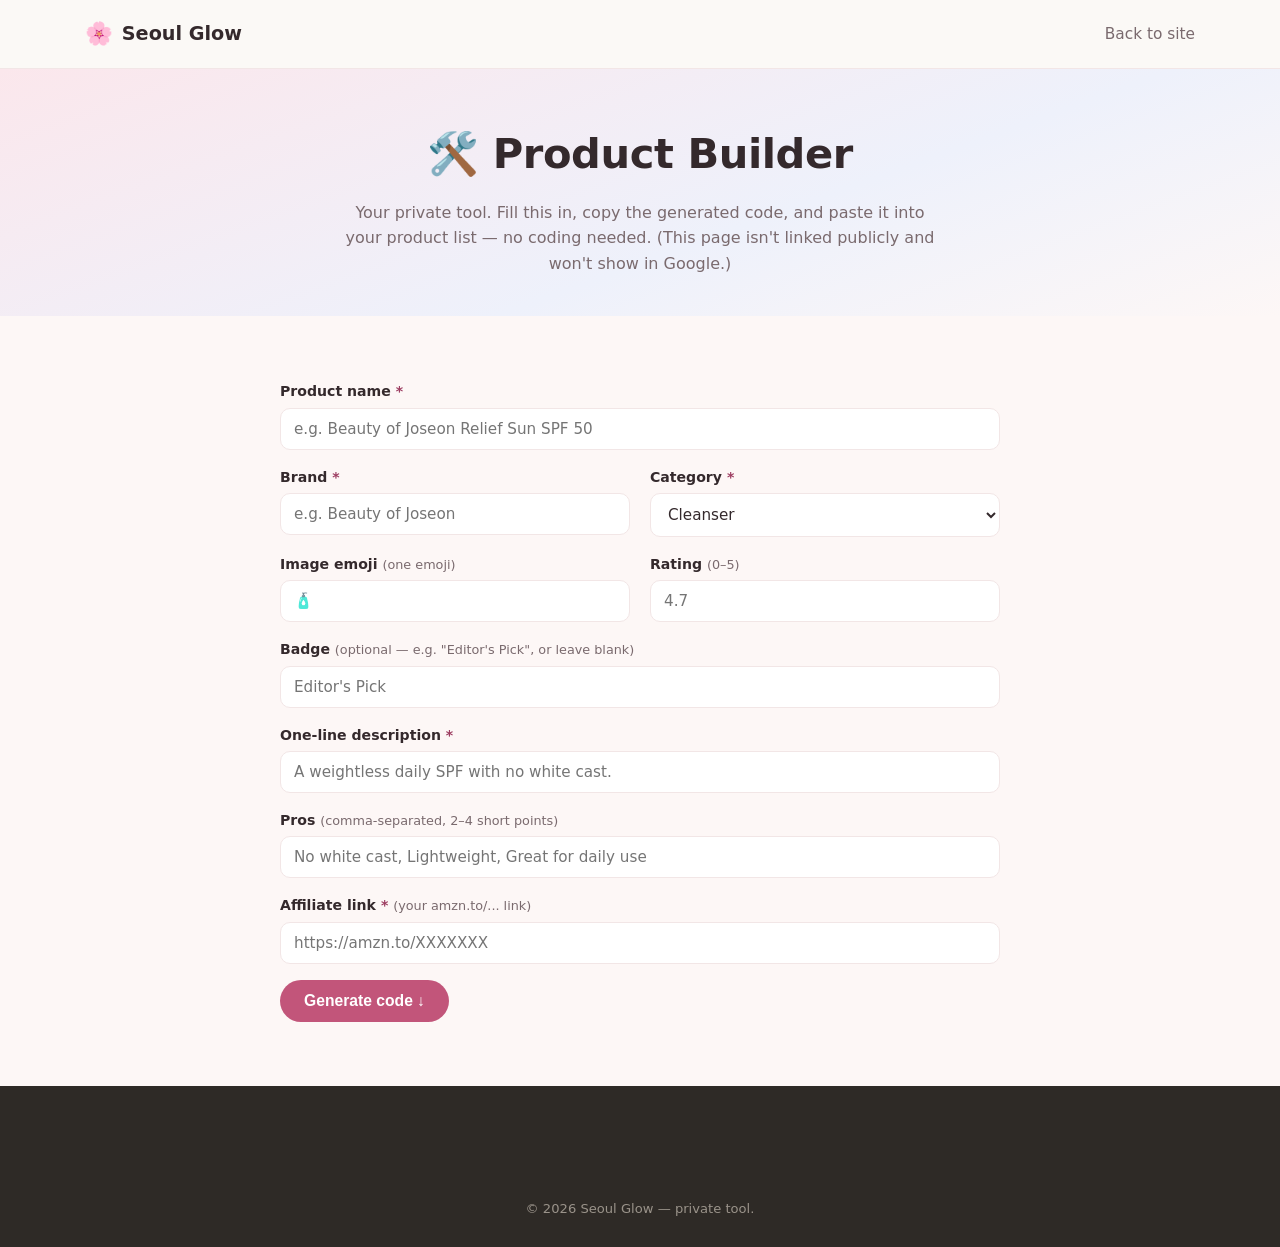
<file: product-builder.html>
<!DOCTYPE html>
<html lang="en">
<head>
  <meta charset="UTF-8" />
  <meta name="viewport" content="width=device-width, initial-scale=1.0" />
  <meta name="robots" content="noindex, nofollow" />
  <title>Product Builder (private) — Seoul Glow</title>
  <link rel="stylesheet" href="css/style.css" />
  <style>
    .builder { max-width: 760px; margin: 0 auto; }
    .builder-grid { display: grid; grid-template-columns: 1fr 1fr; gap: 16px 20px; }
    .field-full { grid-column: 1 / -1; }
    label { display: block; font-weight: 700; font-size: .88rem; margin-bottom: .3rem; color: var(--ink); }
    label .hint { font-weight: 400; color: var(--ink-soft); font-size: .8rem; }
    input, select, textarea {
      width: 100%; padding: 11px 13px; border: 1.5px solid var(--line);
      border-radius: 10px; font-size: .95rem; font-family: inherit; background: var(--surface); color: var(--ink);
    }
    input:focus, select:focus, textarea:focus { outline: none; border-color: var(--brand); }
    textarea { min-height: 64px; resize: vertical; }
    .req { color: var(--brand-dark); }
    .output-wrap { margin-top: 28px; }
    pre.output {
      background: #2e2a26; color: #f3ede4; border-radius: 12px; padding: 18px 20px;
      overflow-x: auto; font-size: .86rem; line-height: 1.5; white-space: pre;
    }
    .btn-row { display: flex; gap: .7rem; flex-wrap: wrap; margin-top: 14px; }
    .steps-box { background: #f9ecef; border-radius: 12px; padding: 18px 22px; margin-top: 24px; font-size: .93rem; }
    .steps-box ol { margin: .4rem 0 0; padding-left: 1.2rem; }
    .steps-box li { margin: .35rem 0; }
    .copied { background: var(--accent) !important; }
    @media (max-width: 620px){ .builder-grid { grid-template-columns: 1fr; } }
  </style>
</head>
<body>
  <header class="site-header">
    <div class="container nav">
      <a href="index.html" class="brand"><span class="leaf">🌸</span> Seoul Glow</a>
      <ul class="nav-links">
        <li><a href="index.html">Back to site</a></li>
      </ul>
    </div>
  </header>

  <div class="page-head">
    <div class="container">
      <h1>🛠️ Product Builder</h1>
      <p>Your private tool. Fill this in, copy the generated code, and paste it into your product list — no coding needed. (This page isn't linked publicly and won't show in Google.)</p>
    </div>
  </div>

  <section>
    <div class="container builder">
      <form id="builder-form" class="builder-grid" autocomplete="off">
        <div class="field-full">
          <label>Product name <span class="req">*</span></label>
          <input type="text" id="f-name" placeholder="e.g. Beauty of Joseon Relief Sun SPF 50" required />
        </div>
        <div>
          <label>Brand <span class="req">*</span></label>
          <input type="text" id="f-brand" placeholder="e.g. Beauty of Joseon" required />
        </div>
        <div>
          <label>Category <span class="req">*</span></label>
          <select id="f-category" required>
            <option value="cleanser">Cleanser</option>
            <option value="toner">Toner</option>
            <option value="essence">Essence</option>
            <option value="serum">Serum &amp; Ampoule</option>
            <option value="mask">Mask</option>
            <option value="moisturizer">Moisturizer</option>
            <option value="sunscreen">Sunscreen</option>
          </select>
        </div>
        <div>
          <label>Image emoji <span class="hint">(one emoji)</span></label>
          <input type="text" id="f-image" placeholder="🧴" maxlength="4" />
        </div>
        <div>
          <label>Rating <span class="hint">(0–5)</span></label>
          <input type="number" id="f-rating" placeholder="4.7" min="0" max="5" step="0.1" />
        </div>
        <div class="field-full">
          <label>Badge <span class="hint">(optional — e.g. "Editor's Pick", or leave blank)</span></label>
          <input type="text" id="f-tag" placeholder="Editor's Pick" />
        </div>
        <div class="field-full">
          <label>One-line description <span class="req">*</span></label>
          <input type="text" id="f-blurb" placeholder="A weightless daily SPF with no white cast." required />
        </div>
        <div class="field-full">
          <label>Pros <span class="hint">(comma-separated, 2–4 short points)</span></label>
          <input type="text" id="f-pros" placeholder="No white cast, Lightweight, Great for daily use" />
        </div>
        <div class="field-full">
          <label>Affiliate link <span class="req">*</span> <span class="hint">(your amzn.to/... link)</span></label>
          <input type="text" id="f-link" placeholder="https://amzn.to/XXXXXXX" required />
        </div>
        <div class="field-full">
          <button type="submit" class="btn">Generate code ↓</button>
        </div>
      </form>

      <div class="output-wrap" id="output-wrap" style="display:none;">
        <h3>Your product code — copy this 👇</h3>
        <pre class="output" id="output"></pre>
        <div class="btn-row">
          <button class="btn" id="copy-btn">📋 Copy code</button>
          <a class="btn btn--ghost" id="github-btn" href="#" target="_blank" rel="noopener">Open products.js on GitHub →</a>
        </div>

        <div class="steps-box">
          <strong>How to add it (1 minute):</strong>
          <ol>
            <li>Click <strong>“Copy code”</strong> above.</li>
            <li>Click <strong>“Open products.js on GitHub”</strong>, then the ✏️ pencil to edit.</li>
            <li>Scroll to the bottom and find the line <code>];</code></li>
            <li>Paste your copied code on the line <strong>just above</strong> <code>];</code></li>
            <li>Click <strong>“Commit changes”</strong>. Your site updates in ~1 minute. ✅</li>
          </ol>
        </div>
      </div>
    </div>
  </section>

  <footer class="site-footer">
    <div class="container footer-bottom" style="border:0;">
      &copy; <span id="year">2026</span> Seoul Glow — private tool.
    </div>
  </footer>

  <script>
    // ==== EDIT THIS if your repo/branch ever changes ====
    var GITHUB_EDIT_URL =
      "https://github.com/AdhaLina/skincare-lovers/edit/claude/skincare-affiliate-site-4yjwar/data/products.js";

    function slugify(s){
      return s.toLowerCase().trim()
        .replace(/[^a-z0-9]+/g, "-")
        .replace(/^-+|-+$/g, "")
        .slice(0, 40) || "product";
    }
    // keep strings safe inside double-quoted JS
    function esc(s){ return String(s).replace(/\\/g, "").replace(/"/g, "'").trim(); }

    var form = document.getElementById("builder-form");
    var out = document.getElementById("output");
    var wrap = document.getElementById("output-wrap");
    document.getElementById("github-btn").href = GITHUB_EDIT_URL;
    document.getElementById("year").textContent = new Date().getFullYear();

    form.addEventListener("submit", function(e){
      e.preventDefault();
      var name = document.getElementById("f-name").value;
      var brand = document.getElementById("f-brand").value;
      var category = document.getElementById("f-category").value;
      var image = document.getElementById("f-image").value || "🧴";
      var ratingRaw = parseFloat(document.getElementById("f-rating").value);
      var rating = isNaN(ratingRaw) ? 4.7 : Math.min(5, Math.max(0, ratingRaw));
      var tag = document.getElementById("f-tag").value;
      var blurb = document.getElementById("f-blurb").value;
      var link = document.getElementById("f-link").value.trim();
      var pros = document.getElementById("f-pros").value
        .split(",").map(function(p){ return esc(p); }).filter(Boolean);

      var prosStr = pros.length
        ? "[" + pros.map(function(p){ return '"' + p + '"'; }).join(", ") + "]"
        : "[]";

      var code =
        "  {\n" +
        '    id: "' + slugify(name) + '",\n' +
        '    name: "' + esc(name) + '",\n' +
        '    brand: "' + esc(brand) + '",\n' +
        '    category: "' + category + '",\n' +
        "    rating: " + rating + ",\n" +
        '    image: "' + image.trim() + '",\n' +
        '    tag: "' + esc(tag) + '",\n' +
        '    blurb: "' + esc(blurb) + '",\n' +
        "    pros: " + prosStr + ",\n" +
        '    link: "' + link + '",\n' +
        "  },";

      out.textContent = code;
      wrap.style.display = "block";
      wrap.scrollIntoView({ behavior: "smooth" });
    });

    document.getElementById("copy-btn").addEventListener("click", function(){
      var btn = this;
      navigator.clipboard.writeText(out.textContent).then(function(){
        btn.textContent = "✓ Copied!";
        btn.classList.add("copied");
        setTimeout(function(){ btn.textContent = "📋 Copy code"; btn.classList.remove("copied"); }, 1600);
      });
    });
  </script>
</body>
</html>
</file>
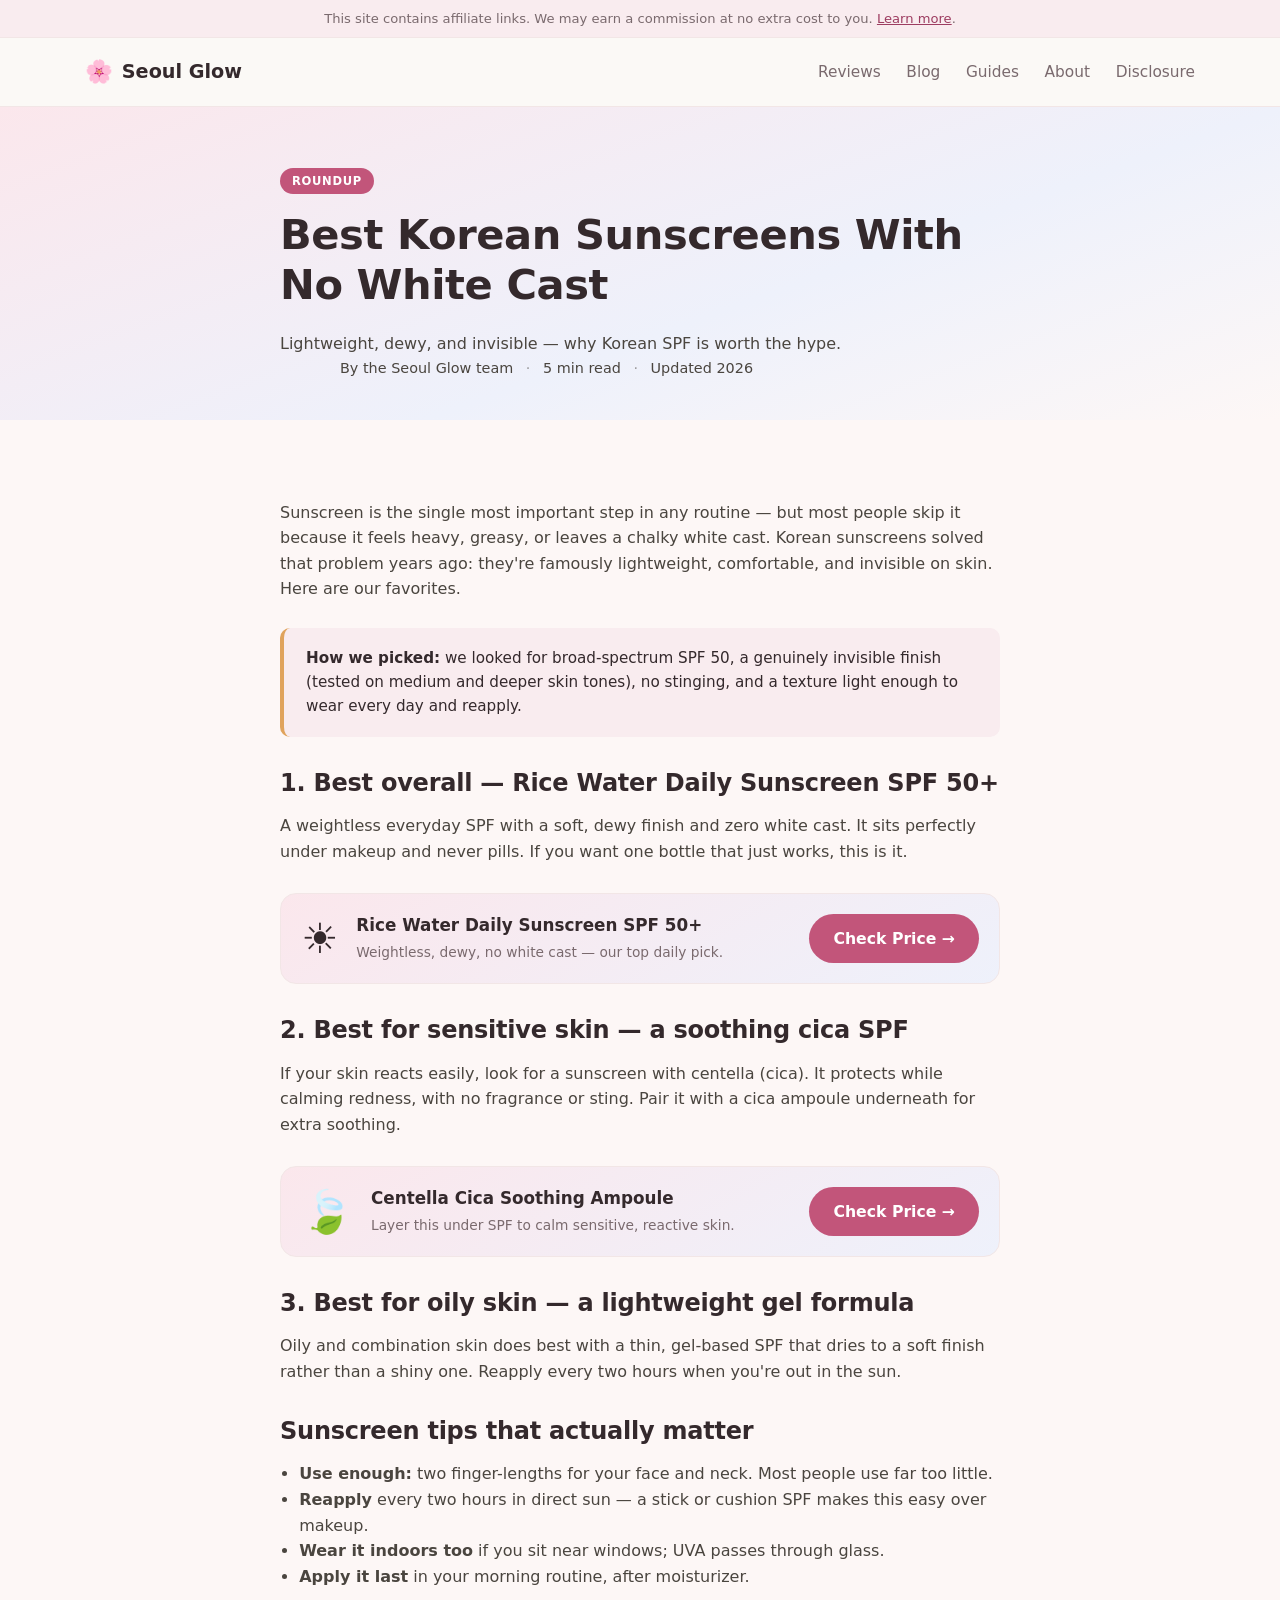
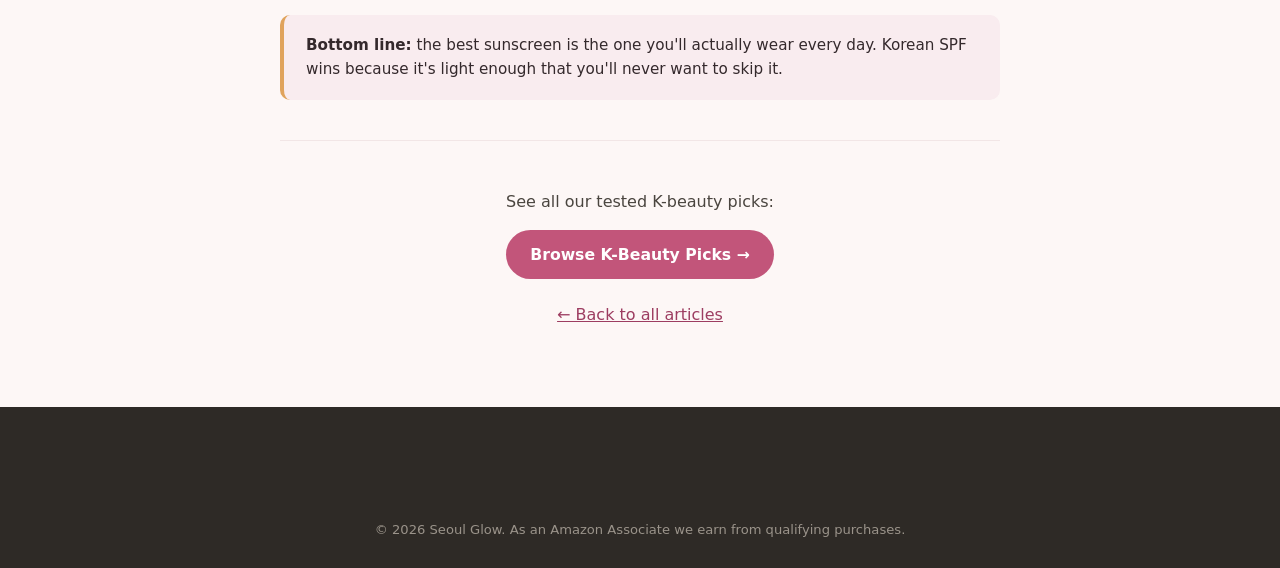
<file: articles/best-korean-sunscreens.html>
<!DOCTYPE html>
<html lang="en">
<head>
  <meta charset="UTF-8" />
  <meta name="viewport" content="width=device-width, initial-scale=1.0" />
  <title>Best Korean Sunscreens With No White Cast (2026) — Seoul Glow</title>
  <meta name="description" content="The best Korean sunscreens for daily wear, oily skin, and sensitive skin — lightweight, dewy, and no white cast. Our tested SPF picks." />
  <link rel="stylesheet" href="../css/style.css" />
</head>
<body>
  <div class="disclosure-strip">
    This site contains affiliate links. We may earn a commission at no extra cost to you.
    <a href="../disclosure.html">Learn more</a>.
  </div>

  <header class="site-header">
    <div class="container nav">
      <a href="../index.html" class="brand"><span class="leaf">🌸</span> Seoul Glow</a>
      <ul class="nav-links">
        <li><a href="../index.html#products">Reviews</a></li>
        <li><a href="../blog.html">Blog</a></li>
        <li><a href="../guides.html">Guides</a></li>
        <li><a href="../about.html">About</a></li>
        <li><a href="../disclosure.html">Disclosure</a></li>
      </ul>
      <button class="nav-toggle" aria-label="Toggle menu">☰</button>
    </div>
  </header>

  <div class="page-head">
    <div class="container prose" style="text-align:left;">
      <span class="article-cat">Roundup</span>
      <h1 style="text-align:left;">Best Korean Sunscreens With No White Cast</h1>
      <p style="margin:0;text-align:left;">Lightweight, dewy, and invisible — why Korean SPF is worth the hype.</p>
      <p class="article-meta">By the Seoul Glow team <span class="dot">·</span> 5 min read <span class="dot">·</span> Updated 2026</p>
    </div>
  </div>

  <section>
    <div class="container prose">
      <p>
        Sunscreen is the single most important step in any routine — but most people skip it
        because it feels heavy, greasy, or leaves a chalky white cast. Korean sunscreens solved
        that problem years ago: they're famously lightweight, comfortable, and invisible on skin.
        Here are our favorites.
      </p>

      <div class="callout">
        <strong>How we picked:</strong> we looked for broad-spectrum SPF 50, a genuinely
        invisible finish (tested on medium and deeper skin tones), no stinging, and a texture
        light enough to wear every day and reapply.
      </div>

      <h2>1. Best overall — Rice Water Daily Sunscreen SPF 50+</h2>
      <p>
        A weightless everyday SPF with a soft, dewy finish and zero white cast. It sits perfectly
        under makeup and never pills. If you want one bottle that just works, this is it.
      </p>
      <div class="rec-box">
        <span class="rec-emoji" aria-hidden="true">☀️</span>
        <div class="rec-info">
          <strong>Rice Water Daily Sunscreen SPF 50+</strong>
          <span>Weightless, dewy, no white cast — our top daily pick.</span>
        </div>
        <a class="btn" href="https://amzn.to/4feJB6G" target="_blank" rel="sponsored nofollow noopener">Check Price →</a>
      </div>

      <h2>2. Best for sensitive skin — a soothing cica SPF</h2>
      <p>
        If your skin reacts easily, look for a sunscreen with centella (cica). It protects while
        calming redness, with no fragrance or sting. Pair it with a cica ampoule underneath for
        extra soothing.
      </p>
      <div class="rec-box">
        <span class="rec-emoji" aria-hidden="true">🍃</span>
        <div class="rec-info">
          <strong>Centella Cica Soothing Ampoule</strong>
          <span>Layer this under SPF to calm sensitive, reactive skin.</span>
        </div>
        <a class="btn" href="https://amzn.to/4vUKwQw" target="_blank" rel="sponsored nofollow noopener">Check Price →</a>
      </div>

      <h2>3. Best for oily skin — a lightweight gel formula</h2>
      <p>
        Oily and combination skin does best with a thin, gel-based SPF that dries to a soft
        finish rather than a shiny one. Reapply every two hours when you're out in the sun.
      </p>

      <h2>Sunscreen tips that actually matter</h2>
      <ul>
        <li><strong>Use enough:</strong> two finger-lengths for your face and neck. Most people use far too little.</li>
        <li><strong>Reapply</strong> every two hours in direct sun — a stick or cushion SPF makes this easy over makeup.</li>
        <li><strong>Wear it indoors too</strong> if you sit near windows; UVA passes through glass.</li>
        <li><strong>Apply it last</strong> in your morning routine, after moisturizer.</li>
      </ul>

      <div class="callout">
        <strong>Bottom line:</strong> the best sunscreen is the one you'll actually wear every
        day. Korean SPF wins because it's light enough that you'll never want to skip it.
      </div>

      <div class="article-footer-cta">
        <p>See all our tested K-beauty picks:</p>
        <a class="btn" href="../index.html#products">Browse K-Beauty Picks →</a>
        <p style="margin-top:1.4rem;"><a href="../blog.html">← Back to all articles</a></p>
      </div>
    </div>
  </section>

  <footer class="site-footer">
    <div class="container footer-bottom" style="border:0;">
      &copy; <span id="year">2026</span> Seoul Glow. As an Amazon Associate we earn from qualifying purchases.
    </div>
  </footer>

  <script src="../js/main.js"></script>
</body>
</html>
</file>
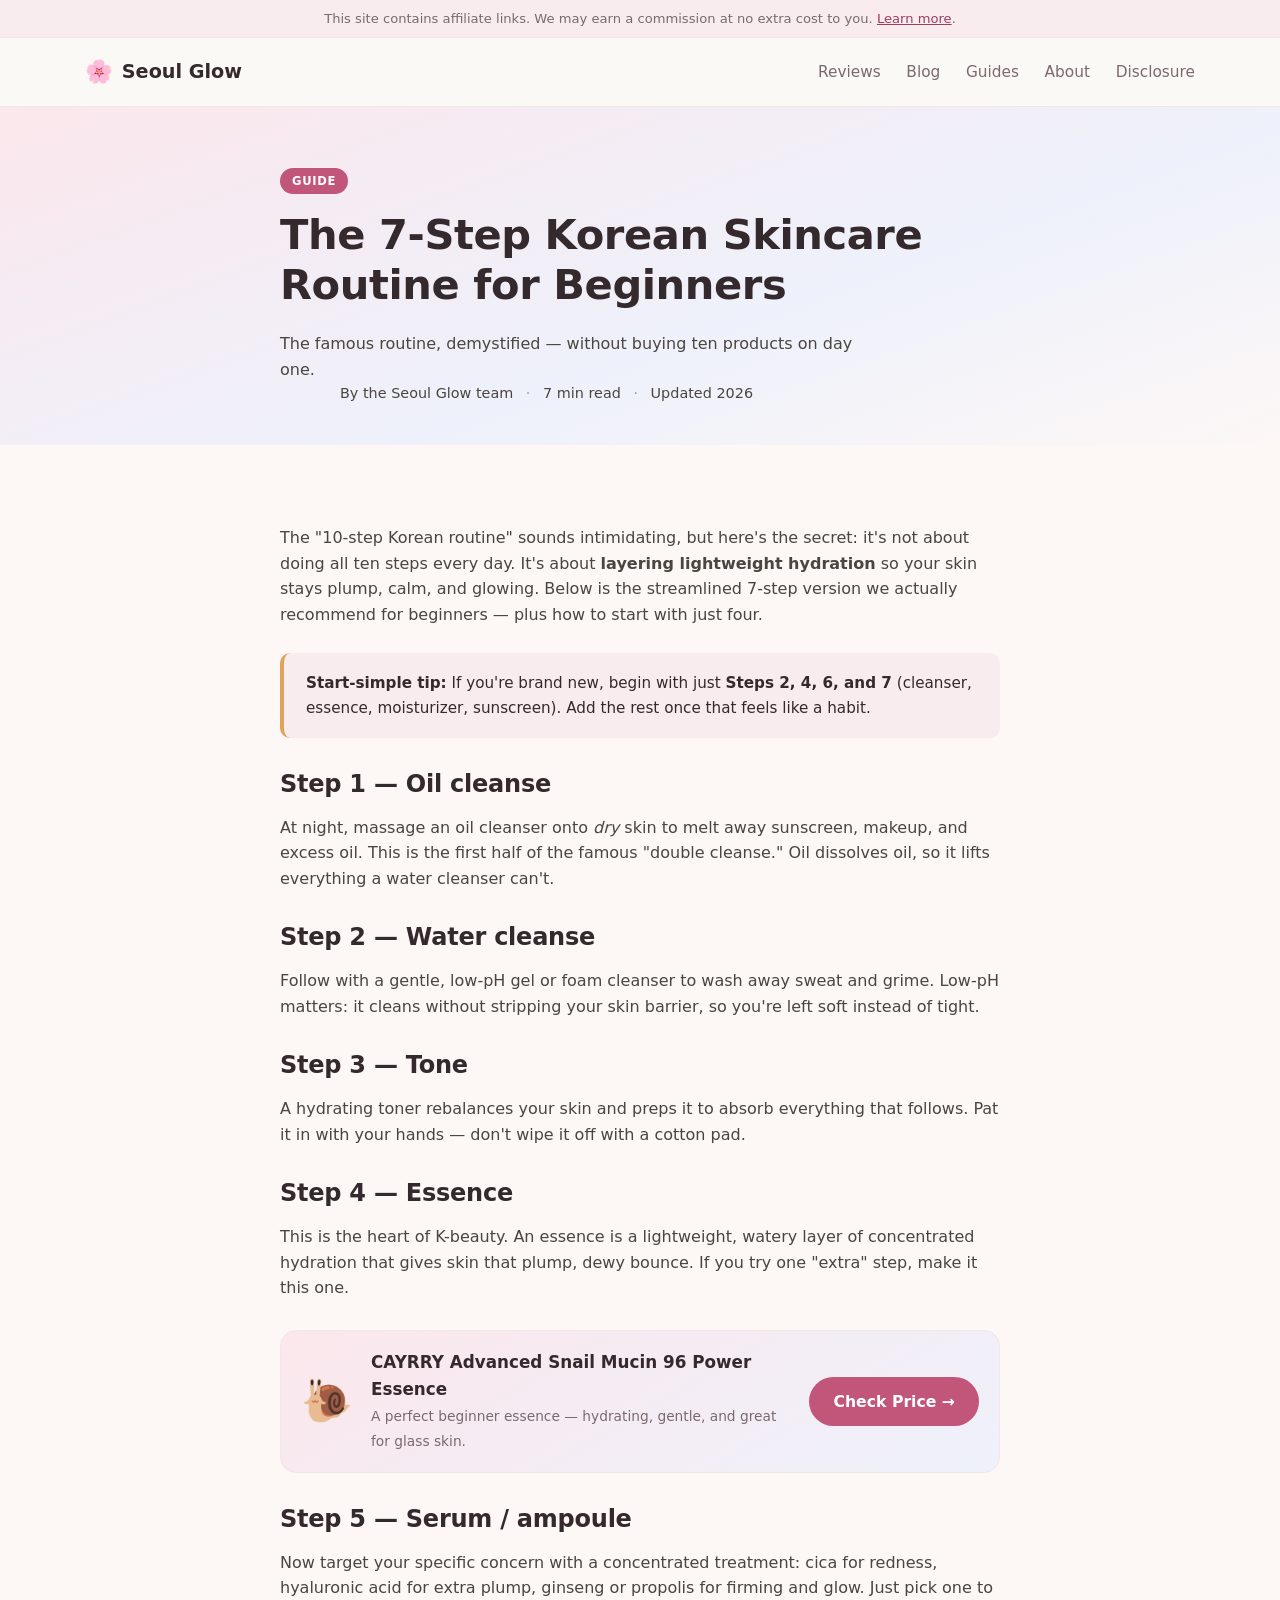
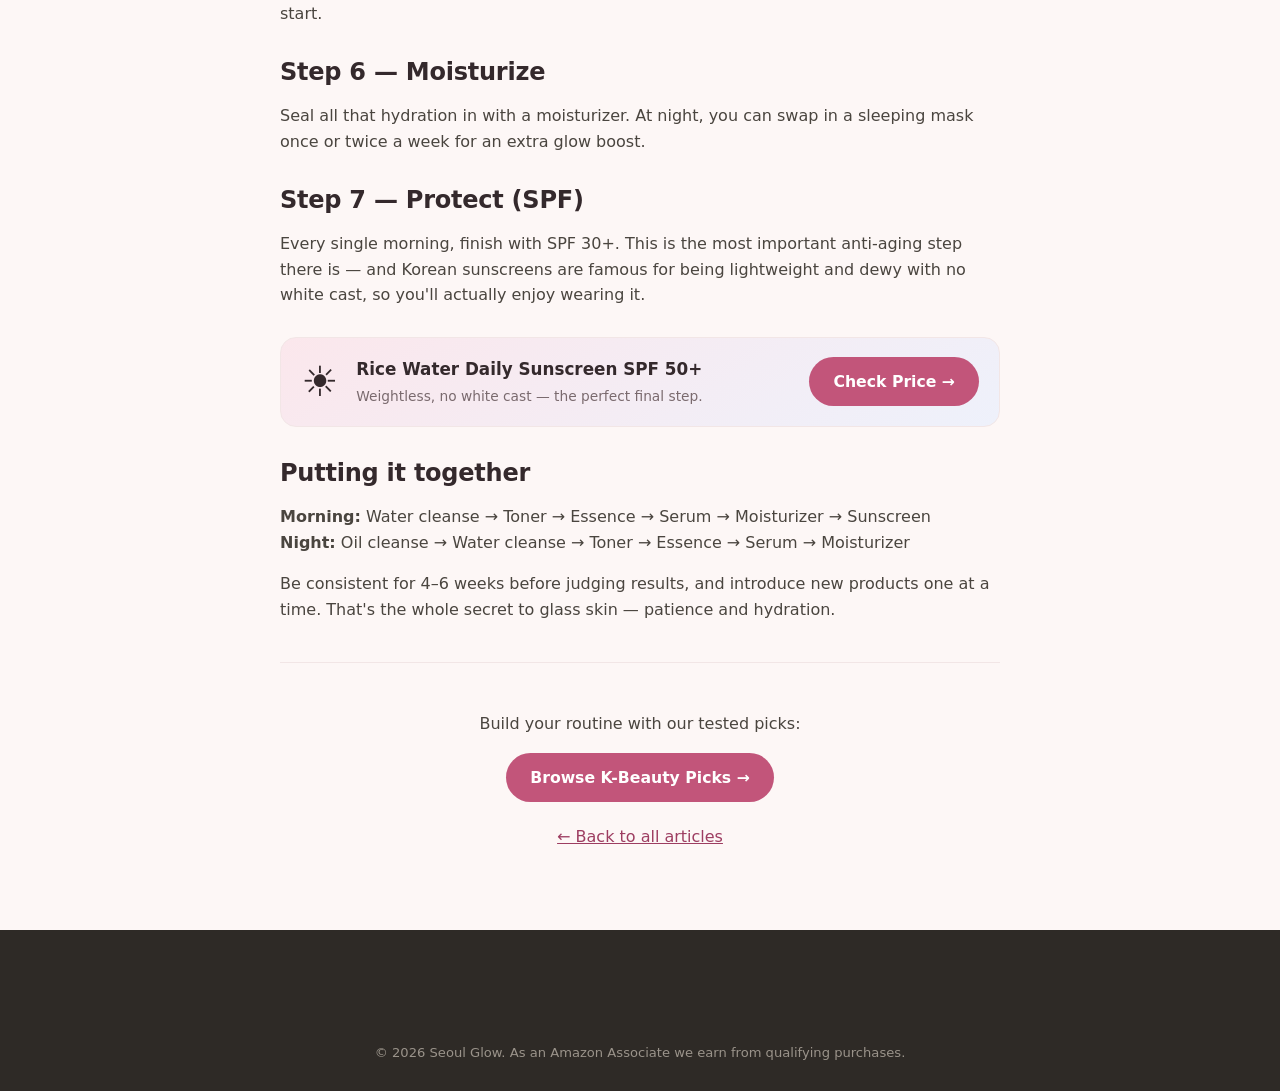
<file: articles/korean-skincare-routine-beginners.html>
<!DOCTYPE html>
<html lang="en">
<head>
  <meta charset="UTF-8" />
  <meta name="viewport" content="width=device-width, initial-scale=1.0" />
  <title>The 7-Step Korean Skincare Routine for Beginners — Seoul Glow</title>
  <meta name="description" content="A beginner-friendly breakdown of the Korean skincare routine: what each step does, the correct order, and how to start simply without buying 10 products." />
  <link rel="stylesheet" href="../css/style.css" />
</head>
<body>
  <div class="disclosure-strip">
    This site contains affiliate links. We may earn a commission at no extra cost to you.
    <a href="../disclosure.html">Learn more</a>.
  </div>

  <header class="site-header">
    <div class="container nav">
      <a href="../index.html" class="brand"><span class="leaf">🌸</span> Seoul Glow</a>
      <ul class="nav-links">
        <li><a href="../index.html#products">Reviews</a></li>
        <li><a href="../blog.html">Blog</a></li>
        <li><a href="../guides.html">Guides</a></li>
        <li><a href="../about.html">About</a></li>
        <li><a href="../disclosure.html">Disclosure</a></li>
      </ul>
      <button class="nav-toggle" aria-label="Toggle menu">☰</button>
    </div>
  </header>

  <div class="page-head">
    <div class="container prose" style="text-align:left;">
      <span class="article-cat">Guide</span>
      <h1 style="text-align:left;">The 7-Step Korean Skincare Routine for Beginners</h1>
      <p style="margin:0;text-align:left;">The famous routine, demystified — without buying ten products on day one.</p>
      <p class="article-meta">By the Seoul Glow team <span class="dot">·</span> 7 min read <span class="dot">·</span> Updated 2026</p>
    </div>
  </div>

  <section>
    <div class="container prose">
      <p>
        The "10-step Korean routine" sounds intimidating, but here's the secret: it's not about
        doing all ten steps every day. It's about <strong>layering lightweight hydration</strong>
        so your skin stays plump, calm, and glowing. Below is the streamlined 7-step version we
        actually recommend for beginners — plus how to start with just four.
      </p>

      <div class="callout">
        <strong>Start-simple tip:</strong> If you're brand new, begin with just
        <strong>Steps 2, 4, 6, and 7</strong> (cleanser, essence, moisturizer, sunscreen). Add
        the rest once that feels like a habit.
      </div>

      <h2>Step 1 — Oil cleanse</h2>
      <p>
        At night, massage an oil cleanser onto <em>dry</em> skin to melt away sunscreen, makeup,
        and excess oil. This is the first half of the famous "double cleanse." Oil dissolves oil,
        so it lifts everything a water cleanser can't.
      </p>

      <h2>Step 2 — Water cleanse</h2>
      <p>
        Follow with a gentle, low-pH gel or foam cleanser to wash away sweat and grime. Low-pH
        matters: it cleans without stripping your skin barrier, so you're left soft instead of tight.
      </p>

      <h2>Step 3 — Tone</h2>
      <p>
        A hydrating toner rebalances your skin and preps it to absorb everything that follows.
        Pat it in with your hands — don't wipe it off with a cotton pad.
      </p>

      <h2>Step 4 — Essence</h2>
      <p>
        This is the heart of K-beauty. An essence is a lightweight, watery layer of concentrated
        hydration that gives skin that plump, dewy bounce. If you try one "extra" step, make it
        this one.
      </p>

      <div class="rec-box">
        <span class="rec-emoji" aria-hidden="true">🐌</span>
        <div class="rec-info">
          <strong>CAYRRY Advanced Snail Mucin 96 Power Essence</strong>
          <span>A perfect beginner essence — hydrating, gentle, and great for glass skin.</span>
        </div>
        <a class="btn" href="https://amzn.to/4pehEjQ" target="_blank" rel="sponsored nofollow noopener">Check Price →</a>
      </div>

      <h2>Step 5 — Serum / ampoule</h2>
      <p>
        Now target your specific concern with a concentrated treatment: cica for redness,
        hyaluronic acid for extra plump, ginseng or propolis for firming and glow. Just pick one
        to start.
      </p>

      <h2>Step 6 — Moisturize</h2>
      <p>
        Seal all that hydration in with a moisturizer. At night, you can swap in a sleeping mask
        once or twice a week for an extra glow boost.
      </p>

      <h2>Step 7 — Protect (SPF)</h2>
      <p>
        Every single morning, finish with SPF 30+. This is the most important anti-aging step
        there is — and Korean sunscreens are famous for being lightweight and dewy with no white
        cast, so you'll actually enjoy wearing it.
      </p>

      <div class="rec-box">
        <span class="rec-emoji" aria-hidden="true">☀️</span>
        <div class="rec-info">
          <strong>Rice Water Daily Sunscreen SPF 50+</strong>
          <span>Weightless, no white cast — the perfect final step.</span>
        </div>
        <a class="btn" href="https://amzn.to/4feJB6G" target="_blank" rel="sponsored nofollow noopener">Check Price →</a>
      </div>

      <h2>Putting it together</h2>
      <p>
        <strong>Morning:</strong> Water cleanse → Toner → Essence → Serum → Moisturizer → Sunscreen<br />
        <strong>Night:</strong> Oil cleanse → Water cleanse → Toner → Essence → Serum → Moisturizer
      </p>
      <p>
        Be consistent for 4–6 weeks before judging results, and introduce new products one at a
        time. That's the whole secret to glass skin — patience and hydration.
      </p>

      <div class="article-footer-cta">
        <p>Build your routine with our tested picks:</p>
        <a class="btn" href="../index.html#products">Browse K-Beauty Picks →</a>
        <p style="margin-top:1.4rem;"><a href="../blog.html">← Back to all articles</a></p>
      </div>
    </div>
  </section>

  <footer class="site-footer">
    <div class="container footer-bottom" style="border:0;">
      &copy; <span id="year">2026</span> Seoul Glow. As an Amazon Associate we earn from qualifying purchases.
    </div>
  </footer>

  <script src="../js/main.js"></script>
</body>
</html>
</file>
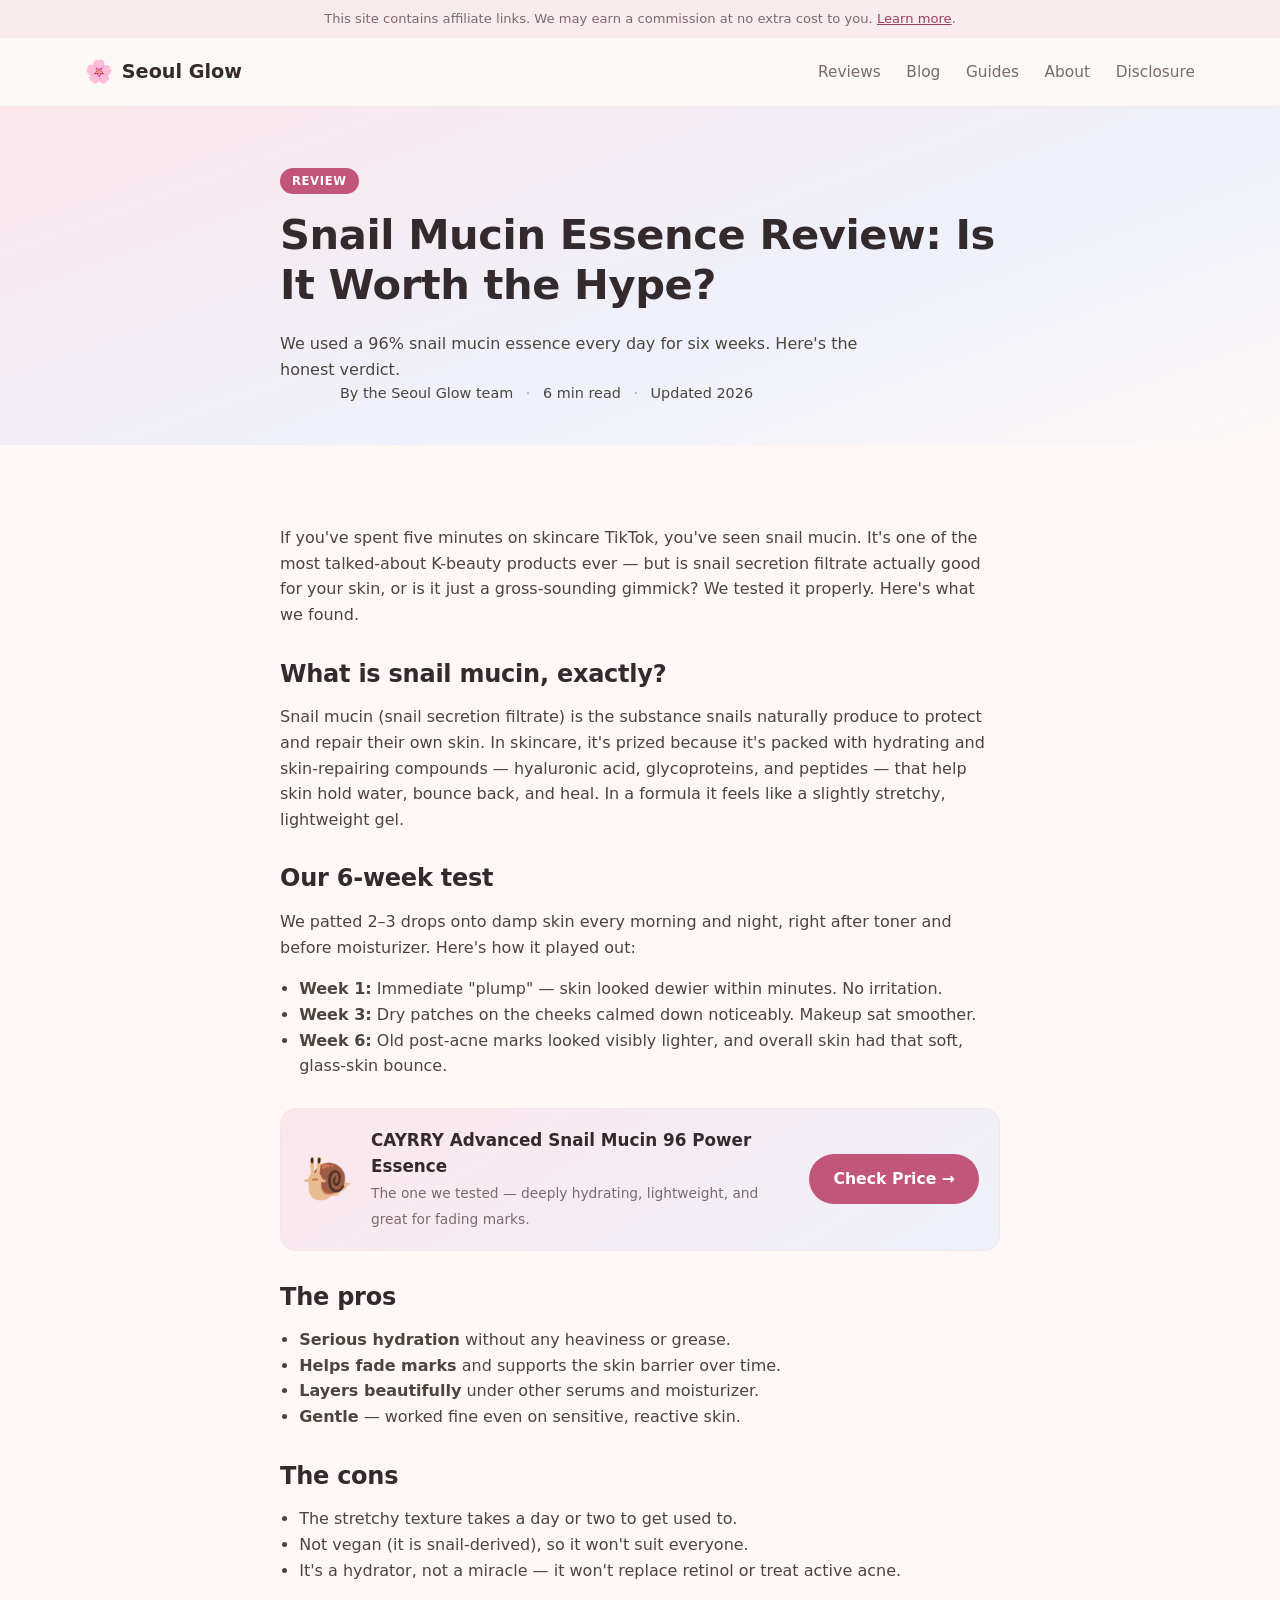
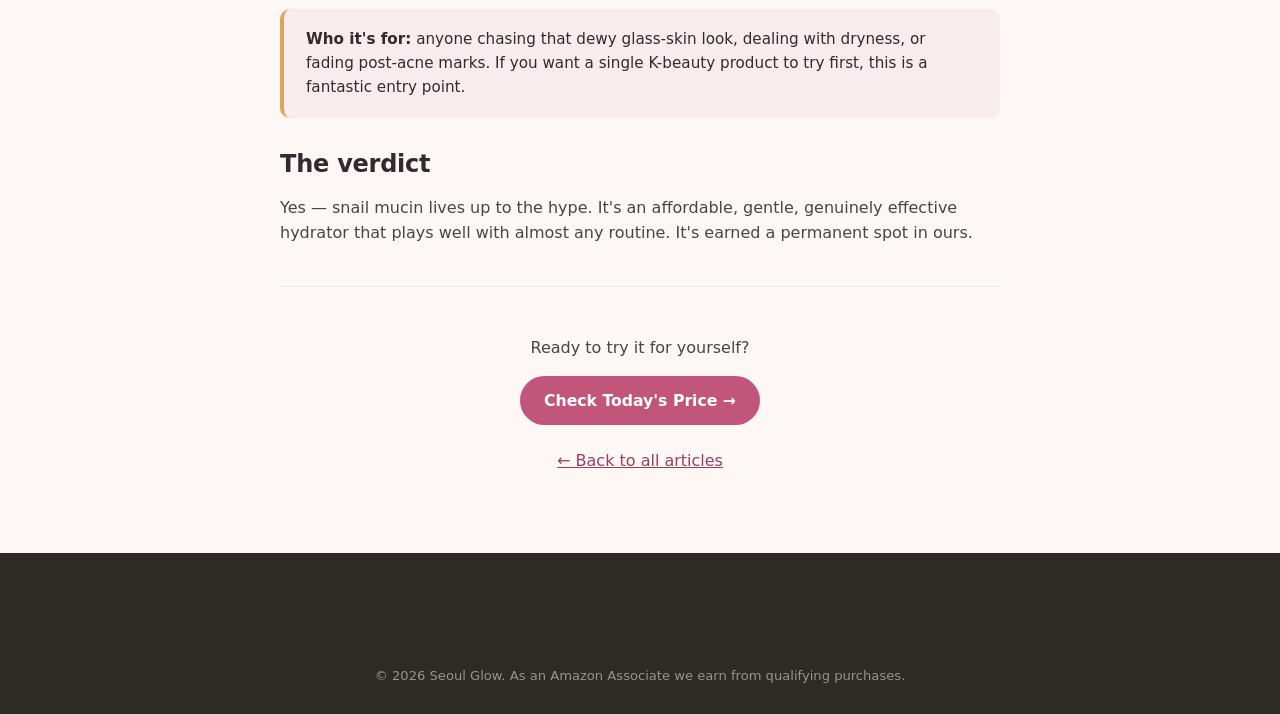
<file: articles/snail-mucin-essence-review.html>
<!DOCTYPE html>
<html lang="en">
<head>
  <meta charset="UTF-8" />
  <meta name="viewport" content="width=device-width, initial-scale=1.0" />
  <title>Snail Mucin Essence Review: Is It Worth the Hype? — Seoul Glow</title>
  <meta name="description" content="An honest 6-week review of 96% snail mucin essence — texture, hydration, fading marks, and whether this cult K-beauty product deserves a spot in your routine." />
  <link rel="stylesheet" href="../css/style.css" />
</head>
<body>
  <div class="disclosure-strip">
    This site contains affiliate links. We may earn a commission at no extra cost to you.
    <a href="../disclosure.html">Learn more</a>.
  </div>

  <header class="site-header">
    <div class="container nav">
      <a href="../index.html" class="brand"><span class="leaf">🌸</span> Seoul Glow</a>
      <ul class="nav-links">
        <li><a href="../index.html#products">Reviews</a></li>
        <li><a href="../blog.html">Blog</a></li>
        <li><a href="../guides.html">Guides</a></li>
        <li><a href="../about.html">About</a></li>
        <li><a href="../disclosure.html">Disclosure</a></li>
      </ul>
      <button class="nav-toggle" aria-label="Toggle menu">☰</button>
    </div>
  </header>

  <div class="page-head">
    <div class="container prose" style="text-align:left;">
      <span class="article-cat">Review</span>
      <h1 style="text-align:left;">Snail Mucin Essence Review: Is It Worth the Hype?</h1>
      <p style="margin:0;text-align:left;">We used a 96% snail mucin essence every day for six weeks. Here's the honest verdict.</p>
      <p class="article-meta">By the Seoul Glow team <span class="dot">·</span> 6 min read <span class="dot">·</span> Updated 2026</p>
    </div>
  </div>

  <section>
    <div class="container prose">
      <p>
        If you've spent five minutes on skincare TikTok, you've seen snail mucin. It's one of
        the most talked-about K-beauty products ever — but is snail secretion filtrate actually
        good for your skin, or is it just a gross-sounding gimmick? We tested it properly. Here's
        what we found.
      </p>

      <h2>What is snail mucin, exactly?</h2>
      <p>
        Snail mucin (snail secretion filtrate) is the substance snails naturally produce to
        protect and repair their own skin. In skincare, it's prized because it's packed with
        hydrating and skin-repairing compounds — hyaluronic acid, glycoproteins, and peptides —
        that help skin hold water, bounce back, and heal. In a formula it feels like a slightly
        stretchy, lightweight gel.
      </p>

      <h2>Our 6-week test</h2>
      <p>
        We patted 2–3 drops onto damp skin every morning and night, right after toner and before
        moisturizer. Here's how it played out:
      </p>
      <ul>
        <li><strong>Week 1:</strong> Immediate "plump" — skin looked dewier within minutes. No irritation.</li>
        <li><strong>Week 3:</strong> Dry patches on the cheeks calmed down noticeably. Makeup sat smoother.</li>
        <li><strong>Week 6:</strong> Old post-acne marks looked visibly lighter, and overall skin had that soft, glass-skin bounce.</li>
      </ul>

      <div class="rec-box">
        <span class="rec-emoji" aria-hidden="true">🐌</span>
        <div class="rec-info">
          <strong>CAYRRY Advanced Snail Mucin 96 Power Essence</strong>
          <span>The one we tested — deeply hydrating, lightweight, and great for fading marks.</span>
        </div>
        <a class="btn" href="https://amzn.to/4pehEjQ" target="_blank" rel="sponsored nofollow noopener">Check Price →</a>
      </div>

      <h2>The pros</h2>
      <ul>
        <li><strong>Serious hydration</strong> without any heaviness or grease.</li>
        <li><strong>Helps fade marks</strong> and supports the skin barrier over time.</li>
        <li><strong>Layers beautifully</strong> under other serums and moisturizer.</li>
        <li><strong>Gentle</strong> — worked fine even on sensitive, reactive skin.</li>
      </ul>

      <h2>The cons</h2>
      <ul>
        <li>The stretchy texture takes a day or two to get used to.</li>
        <li>Not vegan (it is snail-derived), so it won't suit everyone.</li>
        <li>It's a hydrator, not a miracle — it won't replace retinol or treat active acne.</li>
      </ul>

      <div class="callout">
        <strong>Who it's for:</strong> anyone chasing that dewy glass-skin look, dealing with
        dryness, or fading post-acne marks. If you want a single K-beauty product to try first,
        this is a fantastic entry point.
      </div>

      <h2>The verdict</h2>
      <p>
        Yes — snail mucin lives up to the hype. It's an affordable, gentle, genuinely effective
        hydrator that plays well with almost any routine. It's earned a permanent spot in ours.
      </p>

      <div class="article-footer-cta">
        <p>Ready to try it for yourself?</p>
        <a class="btn" href="https://amzn.to/4pehEjQ" target="_blank" rel="sponsored nofollow noopener">Check Today's Price →</a>
        <p style="margin-top:1.4rem;"><a href="../blog.html">← Back to all articles</a></p>
      </div>
    </div>
  </section>

  <footer class="site-footer">
    <div class="container footer-bottom" style="border:0;">
      &copy; <span id="year">2026</span> Seoul Glow. As an Amazon Associate we earn from qualifying purchases.
    </div>
  </footer>

  <script src="../js/main.js"></script>
</body>
</html>
</file>
<file: css/style.css>
/* =========================================================
   Seoul Glow — K-beauty affiliate site styles
   Palette: dewy porcelain, glass-skin rose & soft gold
   ========================================================= */

:root {
  --bg: #fdf7f6;
  --surface: #ffffff;
  --ink: #34292c;
  --ink-soft: #7a6a6e;
  --line: #f2e6e6;
  --brand: #c2557a;      /* glass-skin rose */
  --brand-dark: #9d3d61;
  --accent: #e0a35c;     /* soft gold */
  --gold: #e6b34a;       /* stars */
  --radius: 16px;
  --shadow: 0 10px 30px rgba(47, 42, 38, 0.08);
  --shadow-sm: 0 4px 14px rgba(47, 42, 38, 0.06);
  --maxw: 1150px;
  --font: "Segoe UI", system-ui, -apple-system, Roboto, Helvetica, Arial, sans-serif;
}

* { box-sizing: border-box; }

html { scroll-behavior: smooth; }

body {
  margin: 0;
  font-family: var(--font);
  color: var(--ink);
  background: var(--bg);
  line-height: 1.6;
  -webkit-font-smoothing: antialiased;
}

img { max-width: 100%; display: block; }

a { color: var(--brand-dark); }

.container {
  width: 100%;
  max-width: var(--maxw);
  margin: 0 auto;
  padding: 0 20px;
}

h1, h2, h3 { line-height: 1.2; margin: 0 0 .5em; font-weight: 700; letter-spacing: -0.01em; }
h2.section-title { font-size: clamp(1.6rem, 3vw, 2.2rem); text-align: center; }
.section-sub { text-align: center; color: var(--ink-soft); max-width: 620px; margin: -.2rem auto 2.5rem; }

section { padding: 64px 0; }

/* ---------- Buttons ---------- */
.btn {
  display: inline-flex;
  align-items: center;
  gap: .5rem;
  background: var(--brand);
  color: #fff;
  border: none;
  border-radius: 999px;
  padding: 12px 24px;
  font-size: .98rem;
  font-weight: 600;
  cursor: pointer;
  text-decoration: none;
  transition: transform .15s ease, background .15s ease, box-shadow .15s ease;
}
.btn:hover { background: var(--brand-dark); transform: translateY(-2px); box-shadow: var(--shadow-sm); }
.btn--ghost { background: transparent; color: var(--brand-dark); border: 1.5px solid var(--brand); }
.btn--ghost:hover { background: var(--brand); color: #fff; }
.btn--block { width: 100%; justify-content: center; }

/* ---------- Header ---------- */
.site-header {
  position: sticky;
  top: 0;
  z-index: 50;
  background: rgba(251, 249, 246, 0.85);
  backdrop-filter: blur(10px);
  border-bottom: 1px solid var(--line);
}
.nav {
  display: flex;
  align-items: center;
  justify-content: space-between;
  height: 68px;
}
.brand { display: flex; align-items: center; gap: .55rem; font-weight: 800; font-size: 1.2rem; text-decoration: none; color: var(--ink); }
.brand .leaf { font-size: 1.4rem; }
.nav-links { display: flex; gap: 1.6rem; list-style: none; margin: 0; padding: 0; }
.nav-links a { text-decoration: none; color: var(--ink-soft); font-weight: 500; font-size: .96rem; transition: color .15s; }
.nav-links a:hover { color: var(--brand-dark); }
.nav-toggle { display: none; background: none; border: none; font-size: 1.5rem; cursor: pointer; }

/* ---------- Hero ---------- */
.hero {
  background: linear-gradient(160deg, #fbe7ec 0%, #eef1fb 45%, #fdf7f6 80%);
  padding: 80px 0 72px;
}
.hero-grid { display: grid; grid-template-columns: 1.1fr .9fr; gap: 48px; align-items: center; }
.hero h1 { font-size: clamp(2.1rem, 5vw, 3.4rem); }
.hero .eyebrow { color: var(--brand-dark); font-weight: 700; letter-spacing: .08em; text-transform: uppercase; font-size: .82rem; }
.hero p.lead { font-size: 1.12rem; color: var(--ink-soft); margin: 1rem 0 1.8rem; max-width: 40ch; }
.hero-cta { display: flex; gap: .8rem; flex-wrap: wrap; }
.hero-visual {
  background: var(--surface);
  border-radius: 28px;
  box-shadow: var(--shadow);
  padding: 34px;
  display: grid;
  grid-template-columns: 1fr 1fr;
  gap: 16px;
}
.hero-visual .tile {
  border-radius: 18px;
  aspect-ratio: 1;
  display: grid;
  place-items: center;
  font-size: 2.6rem;
  background: #fbe7ec;
}
.hero-visual .tile:nth-child(2){ background:#eef1fb; }
.hero-visual .tile:nth-child(3){ background:#faf0e6; }
.hero-visual .tile:nth-child(4){ background:#f6eaf1; }

.trust-row { display: flex; gap: 2rem; margin-top: 2rem; flex-wrap: wrap; }
.trust-row div { font-size: .9rem; color: var(--ink-soft); }
.trust-row strong { display: block; color: var(--ink); font-size: 1.3rem; }

/* ---------- Disclosure banner ---------- */
.disclosure-strip {
  background: #f9ecef;
  border-bottom: 1px solid var(--line);
  font-size: .82rem;
  color: var(--ink-soft);
  text-align: center;
  padding: 8px 16px;
}
.disclosure-strip a { color: var(--brand-dark); }

/* ---------- Category pills ---------- */
.filters { display: flex; gap: .6rem; flex-wrap: wrap; justify-content: center; margin-bottom: 2.4rem; }
.filter-pill {
  border: 1.5px solid var(--line);
  background: var(--surface);
  color: var(--ink-soft);
  padding: 8px 18px;
  border-radius: 999px;
  cursor: pointer;
  font-weight: 600;
  font-size: .9rem;
  transition: all .15s ease;
}
.filter-pill:hover { border-color: var(--brand); color: var(--brand-dark); }
.filter-pill.active { background: var(--brand); border-color: var(--brand); color: #fff; }

/* ---------- Product grid ---------- */
.product-grid {
  display: grid;
  grid-template-columns: repeat(auto-fill, minmax(250px, 1fr));
  gap: 24px;
}
.card {
  background: var(--surface);
  border: 1px solid var(--line);
  border-radius: var(--radius);
  overflow: hidden;
  display: flex;
  flex-direction: column;
  transition: transform .18s ease, box-shadow .18s ease;
}
.card:hover { transform: translateY(-4px); box-shadow: var(--shadow); }
.card-media {
  position: relative;
  aspect-ratio: 4 / 3;
  display: grid;
  place-items: center;
  font-size: 3.4rem;
  background: linear-gradient(150deg, #fbe7ec, #eef1fb);
  overflow: hidden;
}
.card-photo {
  position: absolute;
  inset: 0;
  width: 100%;
  height: 100%;
  object-fit: cover;
  z-index: 1;
}
.card-badge {
  position: absolute;
  top: 12px;
  left: 12px;
  z-index: 2;
  background: var(--accent);
  color: #fff;
  font-size: .72rem;
  font-weight: 700;
  padding: 4px 10px;
  border-radius: 999px;
  letter-spacing: .02em;
}
.card-body { padding: 18px; display: flex; flex-direction: column; gap: .5rem; flex: 1; }
.card-brand { font-size: .78rem; text-transform: uppercase; letter-spacing: .06em; color: var(--brand-dark); font-weight: 700; }
.card-name { font-size: 1.05rem; font-weight: 700; margin: 0; }
.card-blurb { font-size: .9rem; color: var(--ink-soft); margin: 0; }
.card-meta { display: flex; align-items: center; justify-content: space-between; margin-top: auto; padding-top: .4rem; }
.stars { color: var(--gold); font-size: .95rem; letter-spacing: 1px; }
.rating-num { color: var(--ink-soft); font-size: .82rem; margin-left: .3rem; }
.price { font-weight: 800; font-size: 1.15rem; }
.pros { list-style: none; padding: 0; margin: .2rem 0 .4rem; display: flex; flex-wrap: wrap; gap: .3rem .5rem; }
.pros li { font-size: .76rem; background: #fbe7ec; color: var(--brand-dark); padding: 3px 9px; border-radius: 999px; }
.card .btn { margin-top: .6rem; }
.no-results { text-align: center; color: var(--ink-soft); grid-column: 1/-1; padding: 40px; }

/* ---------- Routine / steps ---------- */
.steps { display: grid; grid-template-columns: repeat(auto-fit, minmax(220px, 1fr)); gap: 22px; }
.step {
  background: var(--surface);
  border: 1px solid var(--line);
  border-radius: var(--radius);
  padding: 26px 22px;
  box-shadow: var(--shadow-sm);
}
.step .num {
  width: 40px; height: 40px;
  display: grid; place-items: center;
  background: var(--brand); color: #fff;
  border-radius: 50%; font-weight: 800; margin-bottom: 14px;
}
.step h3 { font-size: 1.1rem; margin-bottom: .3rem; }
.step p { color: var(--ink-soft); font-size: .92rem; margin: 0; }

/* ---------- Newsletter ---------- */
.newsletter {
  background: linear-gradient(150deg, #9d3d61, #c2557a);
  color: #fff;
  border-radius: 24px;
  padding: 48px;
  text-align: center;
}
.newsletter h2 { color: #fff; }
.newsletter p { color: #f6dfe6; max-width: 460px; margin: 0 auto 1.6rem; }
.newsletter form { display: flex; gap: .6rem; max-width: 440px; margin: 0 auto; flex-wrap: wrap; }
.newsletter input {
  flex: 1;
  min-width: 200px;
  border: none;
  border-radius: 999px;
  padding: 13px 20px;
  font-size: .95rem;
}
.newsletter .btn { background: var(--accent); }
.newsletter .btn:hover { background: #d98d61; }
.newsletter .form-note { font-size: .8rem; color: #eecdd8; margin-top: .8rem; }

/* ---------- Footer ---------- */
.site-footer { background: #2e2a26; color: #d8d2ca; padding: 56px 0 28px; }
.footer-grid { display: grid; grid-template-columns: 1.4fr 1fr 1fr; gap: 32px; }
.site-footer h4 { color: #fff; font-size: 1rem; margin-bottom: .9rem; }
.site-footer a { color: #b9c9c2; text-decoration: none; font-size: .92rem; }
.site-footer a:hover { color: #fff; }
.footer-links { list-style: none; padding: 0; margin: 0; display: flex; flex-direction: column; gap: .5rem; }
.footer-brand .leaf { font-size: 1.3rem; }
.footer-brand p { color: #a49d94; font-size: .9rem; max-width: 34ch; }
.footer-bottom {
  border-top: 1px solid #45403a;
  margin-top: 36px;
  padding-top: 20px;
  font-size: .82rem;
  color: #9a938a;
  text-align: center;
}

/* ---------- Content pages (guides / disclosure) ---------- */
.page-head { background: linear-gradient(160deg, #fbe7ec, #eef1fb 60%, #fdf7f6); padding: 60px 0 40px; text-align: center; }
.page-head h1 { font-size: clamp(1.8rem, 4vw, 2.6rem); }
.page-head p { color: var(--ink-soft); max-width: 600px; margin: 0 auto; }
.prose { max-width: 760px; margin: 0 auto; }
.prose h2 { font-size: 1.5rem; margin-top: 2rem; }
.prose p, .prose li { color: #4a453f; }
.prose ul { padding-left: 1.2rem; }
.callout {
  background: #f9ecef;
  border-left: 4px solid var(--accent);
  border-radius: 10px;
  padding: 18px 22px;
  margin: 1.6rem 0;
  font-size: .95rem;
}

/* ---------- Blog index ---------- */
.post-grid { display: grid; grid-template-columns: repeat(auto-fill, minmax(300px, 1fr)); gap: 26px; }
.post-card {
  background: var(--surface);
  border: 1px solid var(--line);
  border-radius: var(--radius);
  overflow: hidden;
  display: flex;
  flex-direction: column;
  text-decoration: none;
  color: inherit;
  transition: transform .18s ease, box-shadow .18s ease;
}
.post-card:hover { transform: translateY(-4px); box-shadow: var(--shadow); }
.post-card-media { aspect-ratio: 16 / 9; display: grid; place-items: center; font-size: 3.2rem; background: linear-gradient(150deg, #fbe7ec, #eef1fb); }
.post-card-body { padding: 20px; display: flex; flex-direction: column; gap: .55rem; flex: 1; }
.post-cat { font-size: .72rem; text-transform: uppercase; letter-spacing: .07em; color: var(--brand-dark); font-weight: 800; }
.post-card h3 { font-size: 1.15rem; margin: 0; }
.post-card p { color: var(--ink-soft); font-size: .92rem; margin: 0; }
.post-card .readmore { margin-top: auto; padding-top: .3rem; color: var(--brand-dark); font-weight: 700; font-size: .9rem; }

/* ---------- Article page ---------- */
.article-meta { color: var(--ink-soft); font-size: .9rem; margin-top: .6rem; }
.article-meta .dot { margin: 0 .5rem; opacity: .5; }
.article-cat { display: inline-block; background: var(--brand); color: #fff; font-size: .72rem; font-weight: 800; text-transform: uppercase; letter-spacing: .06em; padding: 4px 12px; border-radius: 999px; margin-bottom: 1rem; }
.prose img { border-radius: var(--radius); margin: 1.5rem 0; }
.rec-box {
  display: flex;
  align-items: center;
  gap: 18px;
  background: linear-gradient(150deg, #fbe7ec, #eef1fb);
  border: 1px solid var(--line);
  border-radius: var(--radius);
  padding: 18px 20px;
  margin: 1.8rem 0;
}
.rec-box .rec-emoji { font-size: 2.6rem; line-height: 1; }
.rec-box .rec-info { flex: 1; }
.rec-box .rec-info strong { display: block; font-size: 1.05rem; }
.rec-box .rec-info span { font-size: .86rem; color: var(--ink-soft); }
.rec-box .btn { white-space: nowrap; }
.article-footer-cta { text-align: center; margin-top: 2.5rem; padding-top: 2rem; border-top: 1px solid var(--line); }

/* ---------- Responsive ---------- */
@media (max-width: 860px) {
  .hero-grid { grid-template-columns: 1fr; }
  .hero-visual { max-width: 380px; }
  .footer-grid { grid-template-columns: 1fr 1fr; }
  .footer-brand { grid-column: 1 / -1; }
  .nav-links {
    position: absolute;
    top: 68px; left: 0; right: 0;
    background: var(--surface);
    flex-direction: column;
    padding: 16px 20px;
    gap: 1rem;
    border-bottom: 1px solid var(--line);
    box-shadow: var(--shadow-sm);
    display: none;
  }
  .nav-links.open { display: flex; }
  .nav-toggle { display: block; }
}
@media (max-width: 520px) {
  .footer-grid { grid-template-columns: 1fr; }
  .newsletter { padding: 34px 22px; }
  section { padding: 48px 0; }
  .rec-box { flex-direction: column; text-align: center; }
  .rec-box .btn { width: 100%; justify-content: center; }
}
</file>
